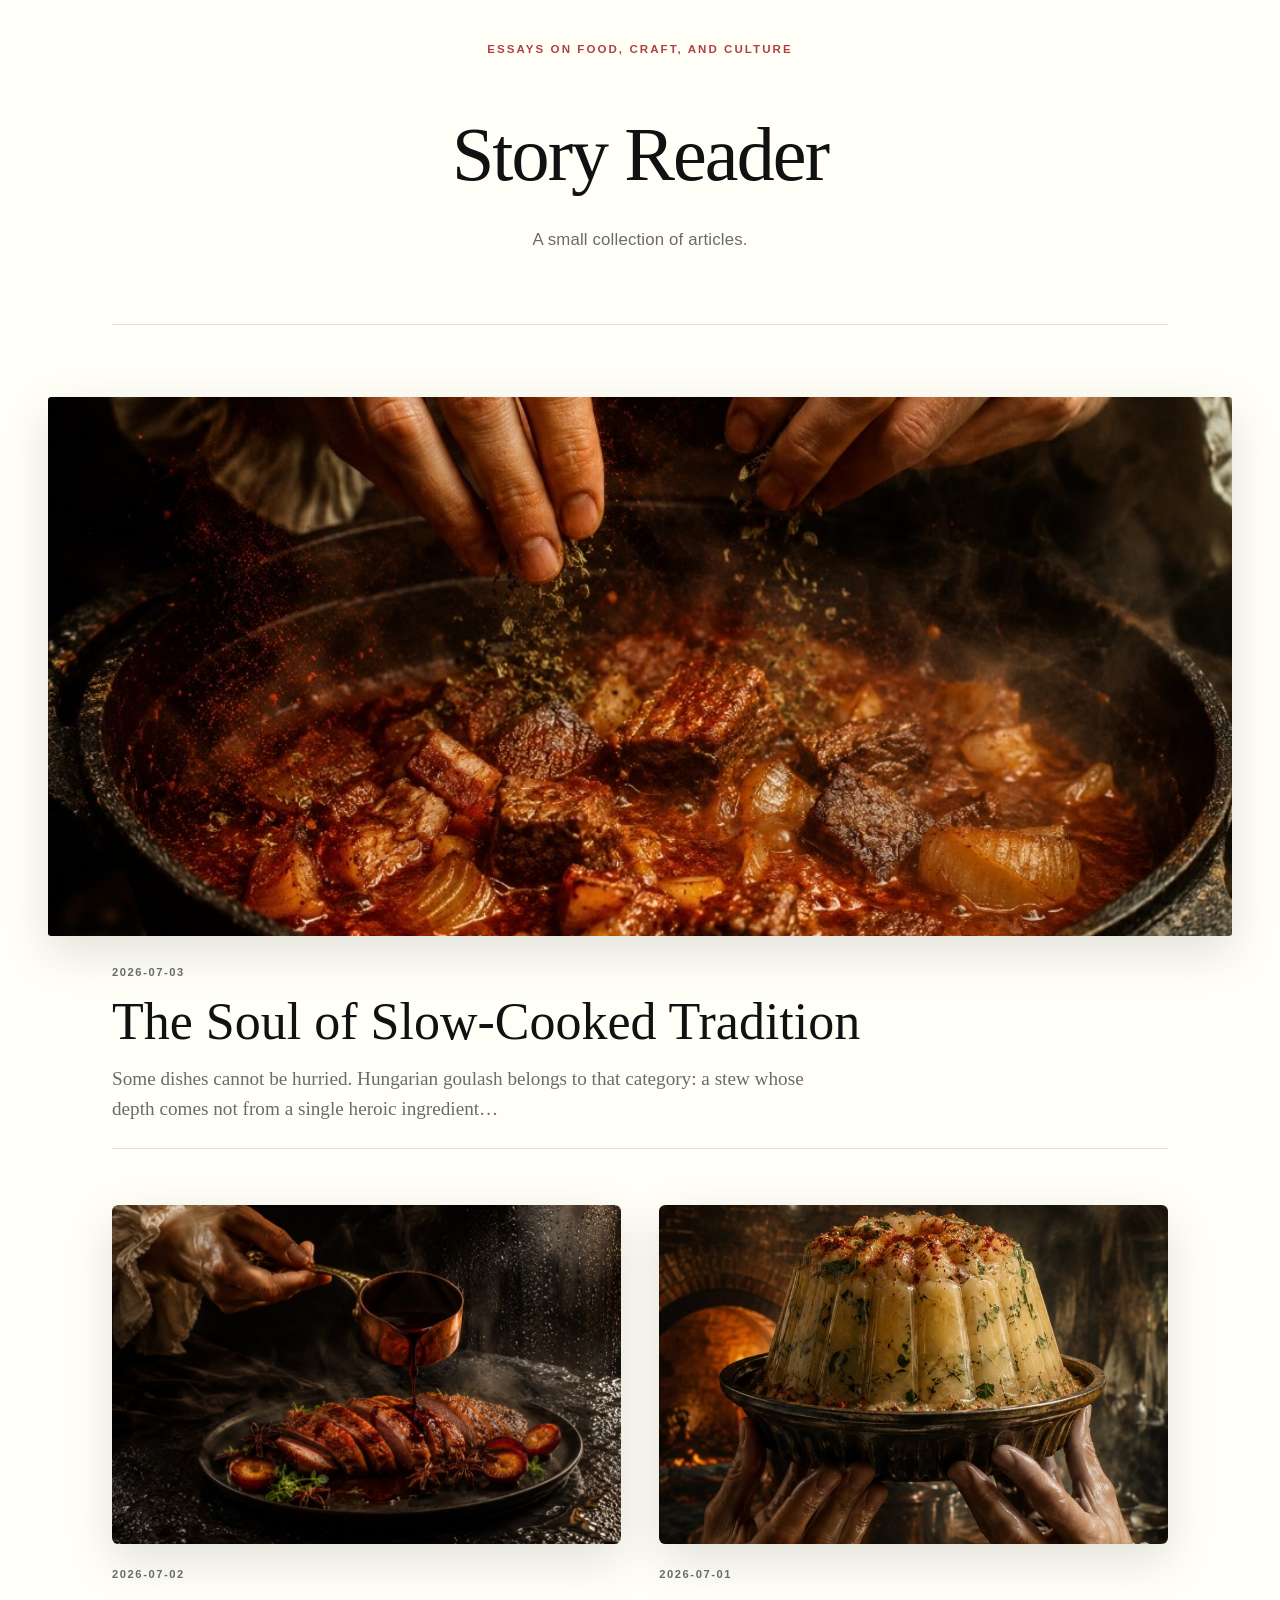
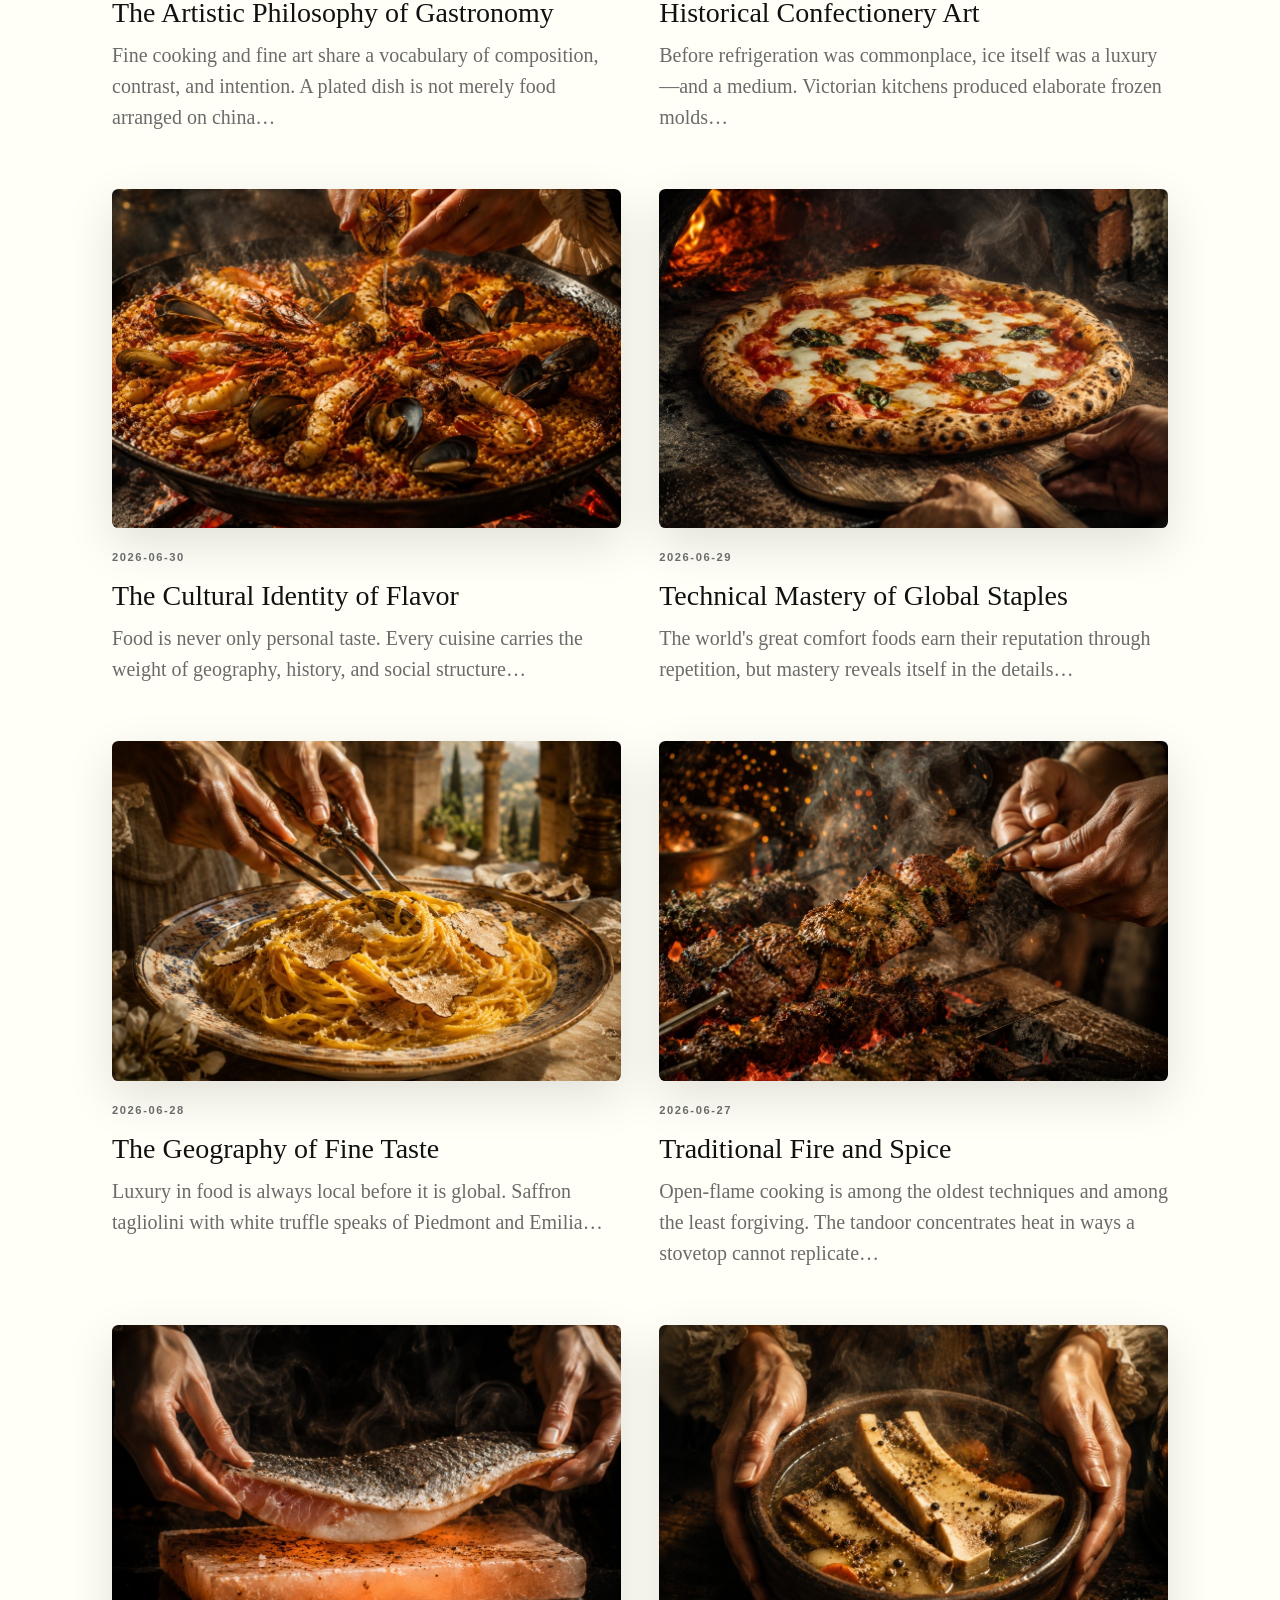
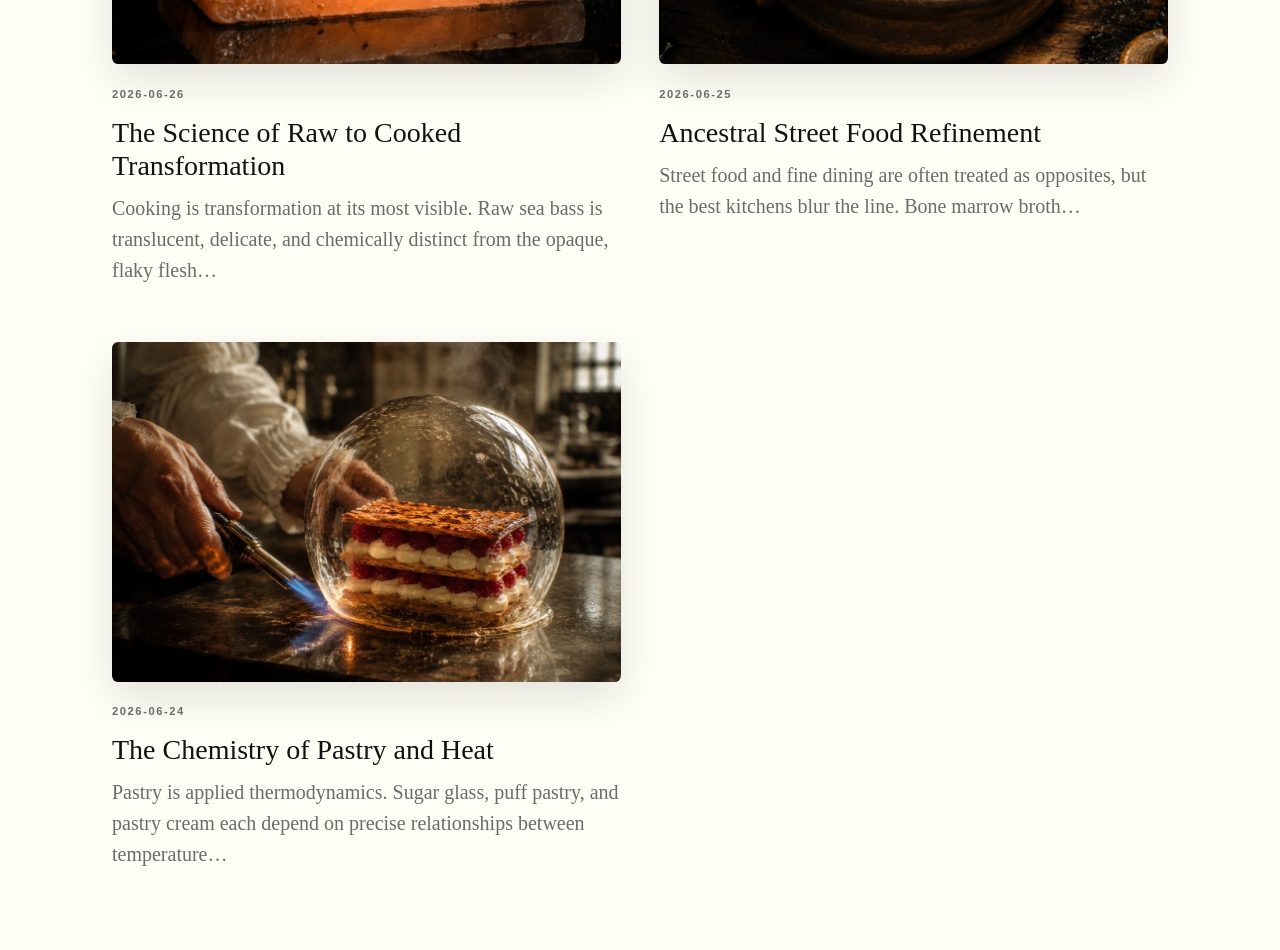
<file: index.html>
<!DOCTYPE html>
<html lang="en">
<head>
  <meta charset="UTF-8">
  <meta name="viewport" content="width=device-width, initial-scale=1.0">
  <title>Story Reader</title>
  <script>
    try {
      var prefs = JSON.parse(localStorage.getItem('story-reader-prefs') || '{}');
      if (prefs.theme) document.documentElement.dataset.theme = prefs.theme;
    } catch (e) {}
  </script>
  <link rel="stylesheet" href="css/style.css">
</head>
<body class="index-page">
  <header class="site-header site-header--index">
    <p class="site-kicker">Essays on food, craft, and culture</p>
    <h1>Story Reader</h1>
    <p class="tagline">A small collection of articles.</p>
  </header>

  <main>
    <ul class="article-list">
      <li>
        <a href="articles/the-soul-of-slow-cooked-tradition.html" class="article-card">
          <span class="article-thumb-wrap"></span>
          <span class="article-card-body">
            <span class="article-title">The Soul of Slow-Cooked Tradition</span>
            <span class="excerpt">Some dishes cannot be hurried. Hungarian goulash belongs to that category: a stew whose depth comes not from a single heroic ingredient&hellip;</span>
            <span class="meta">2026-07-03</span>
          </span>
        </a>
      </li>
      <li>
        <a href="articles/the-artistic-philosophy-of-gastronomy.html" class="article-card">
          <span class="article-thumb-wrap"></span>
          <span class="article-card-body">
            <span class="article-title">The Artistic Philosophy of Gastronomy</span>
            <span class="excerpt">Fine cooking and fine art share a vocabulary of composition, contrast, and intention. A plated dish is not merely food arranged on china&hellip;</span>
            <span class="meta">2026-07-02</span>
          </span>
        </a>
      </li>
      <li>
        <a href="articles/historical-confectionery-art.html" class="article-card">
          <span class="article-thumb-wrap"></span>
          <span class="article-card-body">
            <span class="article-title">Historical Confectionery Art</span>
            <span class="excerpt">Before refrigeration was commonplace, ice itself was a luxury—and a medium. Victorian kitchens produced elaborate frozen molds&hellip;</span>
            <span class="meta">2026-07-01</span>
          </span>
        </a>
      </li>
      <li>
        <a href="articles/the-cultural-identity-of-flavor.html" class="article-card">
          <span class="article-thumb-wrap"></span>
          <span class="article-card-body">
            <span class="article-title">The Cultural Identity of Flavor</span>
            <span class="excerpt">Food is never only personal taste. Every cuisine carries the weight of geography, history, and social structure&hellip;</span>
            <span class="meta">2026-06-30</span>
          </span>
        </a>
      </li>
      <li>
        <a href="articles/technical-mastery-of-global-staples.html" class="article-card">
          <span class="article-thumb-wrap"></span>
          <span class="article-card-body">
            <span class="article-title">Technical Mastery of Global Staples</span>
            <span class="excerpt">The world's great comfort foods earn their reputation through repetition, but mastery reveals itself in the details&hellip;</span>
            <span class="meta">2026-06-29</span>
          </span>
        </a>
      </li>
      <li>
        <a href="articles/the-geography-of-fine-taste.html" class="article-card">
          <span class="article-thumb-wrap"></span>
          <span class="article-card-body">
            <span class="article-title">The Geography of Fine Taste</span>
            <span class="excerpt">Luxury in food is always local before it is global. Saffron tagliolini with white truffle speaks of Piedmont and Emilia&hellip;</span>
            <span class="meta">2026-06-28</span>
          </span>
        </a>
      </li>
      <li>
        <a href="articles/traditional-fire-and-spice.html" class="article-card">
          <span class="article-thumb-wrap"></span>
          <span class="article-card-body">
            <span class="article-title">Traditional Fire and Spice</span>
            <span class="excerpt">Open-flame cooking is among the oldest techniques and among the least forgiving. The tandoor concentrates heat in ways a stovetop cannot replicate&hellip;</span>
            <span class="meta">2026-06-27</span>
          </span>
        </a>
      </li>
      <li>
        <a href="articles/the-science-of-raw-to-cooked-transformation.html" class="article-card">
          <span class="article-thumb-wrap"></span>
          <span class="article-card-body">
            <span class="article-title">The Science of Raw to Cooked Transformation</span>
            <span class="excerpt">Cooking is transformation at its most visible. Raw sea bass is translucent, delicate, and chemically distinct from the opaque, flaky flesh&hellip;</span>
            <span class="meta">2026-06-26</span>
          </span>
        </a>
      </li>
      <li>
        <a href="articles/ancestral-street-food-refinement.html" class="article-card">
          <span class="article-thumb-wrap"></span>
          <span class="article-card-body">
            <span class="article-title">Ancestral Street Food Refinement</span>
            <span class="excerpt">Street food and fine dining are often treated as opposites, but the best kitchens blur the line. Bone marrow broth&hellip;</span>
            <span class="meta">2026-06-25</span>
          </span>
        </a>
      </li>
      <li>
        <a href="articles/the-chemistry-of-pastry-and-heat.html" class="article-card">
          <span class="article-thumb-wrap"></span>
          <span class="article-card-body">
            <span class="article-title">The Chemistry of Pastry and Heat</span>
            <span class="excerpt">Pastry is applied thermodynamics. Sugar glass, puff pastry, and pastry cream each depend on precise relationships between temperature&hellip;</span>
            <span class="meta">2026-06-24</span>
          </span>
        </a>
      </li>
    </ul>
  </main>
  <script src="js/index.js" defer></script>
</body>
</html>
</file>
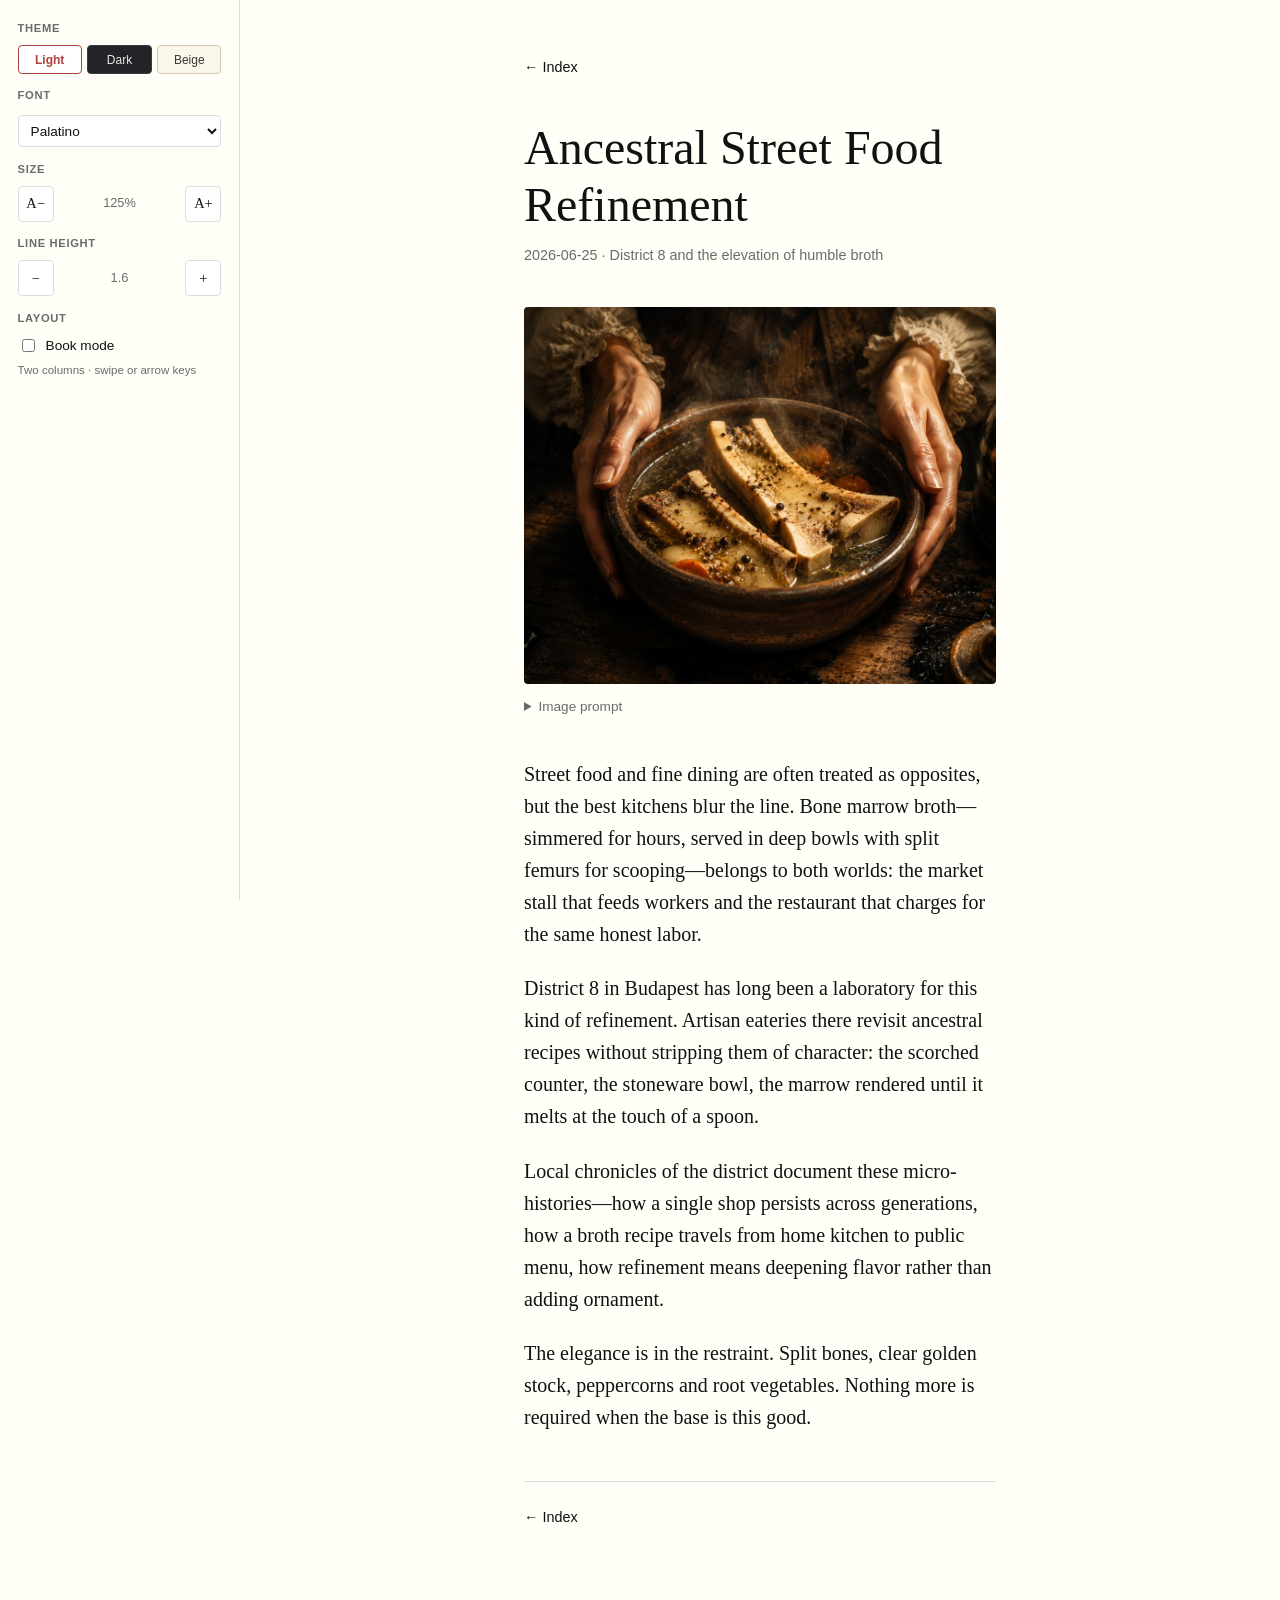
<file: articles/ancestral-street-food-refinement.html>
<!DOCTYPE html>
<html lang="en">
<head>
  <meta charset="UTF-8">
  <meta name="viewport" content="width=device-width, initial-scale=1.0">
  <title>Ancestral Street Food Refinement · Story Reader</title>
  <link rel="stylesheet" href="../css/style.css">
</head>
<body>
  <article>
    <nav class="back-link"><a href="../index.html">&larr; Index</a></nav>

    <header>
      <h1>Ancestral Street Food Refinement</h1>
      <p class="byline">2026-06-25 &middot; District 8 and the elevation of humble broth</p>
    </header>

    <figure class="article-art" data-image-slug="ancestral-street-food-refinement">
      <p class="article-art-prompt">A deep bowl of rustic, slow-simmered bone marrow broth served on a scorched wooden counter. The scene is uncomfortably hot, with thick steam condensing on nearby surfaces and ambient heat distortion hanging above the bowl. Two hands with long, elegant, aristocratic fingers modeled after late-Renaissance Baroque portraiture subtly clasp the sides of the hot stoneware bowl. The dish highlights giant, split beef femur bones with bubbling, unctuous marrow melting into a clear, golden broth rich with peppercorns and root vegetables.</p>
    </figure>

    <p>Street food and fine dining are often treated as opposites, but the best kitchens blur the line. Bone marrow broth—simmered for hours, served in deep bowls with split femurs for scooping—belongs to both worlds: the market stall that feeds workers and the restaurant that charges for the same honest labor.</p>

    <p>District 8 in Budapest has long been a laboratory for this kind of refinement. Artisan eateries there revisit ancestral recipes without stripping them of character: the scorched counter, the stoneware bowl, the marrow rendered until it melts at the touch of a spoon.</p>

    <p>Local chronicles of the district document these micro-histories—how a single shop persists across generations, how a broth recipe travels from home kitchen to public menu, how refinement means deepening flavor rather than adding ornament.</p>

    <p>The elegance is in the restraint. Split bones, clear golden stock, peppercorns and root vegetables. Nothing more is required when the base is this good.</p>

    <nav class="back-link"><a href="../index.html">&larr; Index</a></nav>
  </article>
  <script src="../js/reader.js" defer></script>
</body>
</html>
</file>
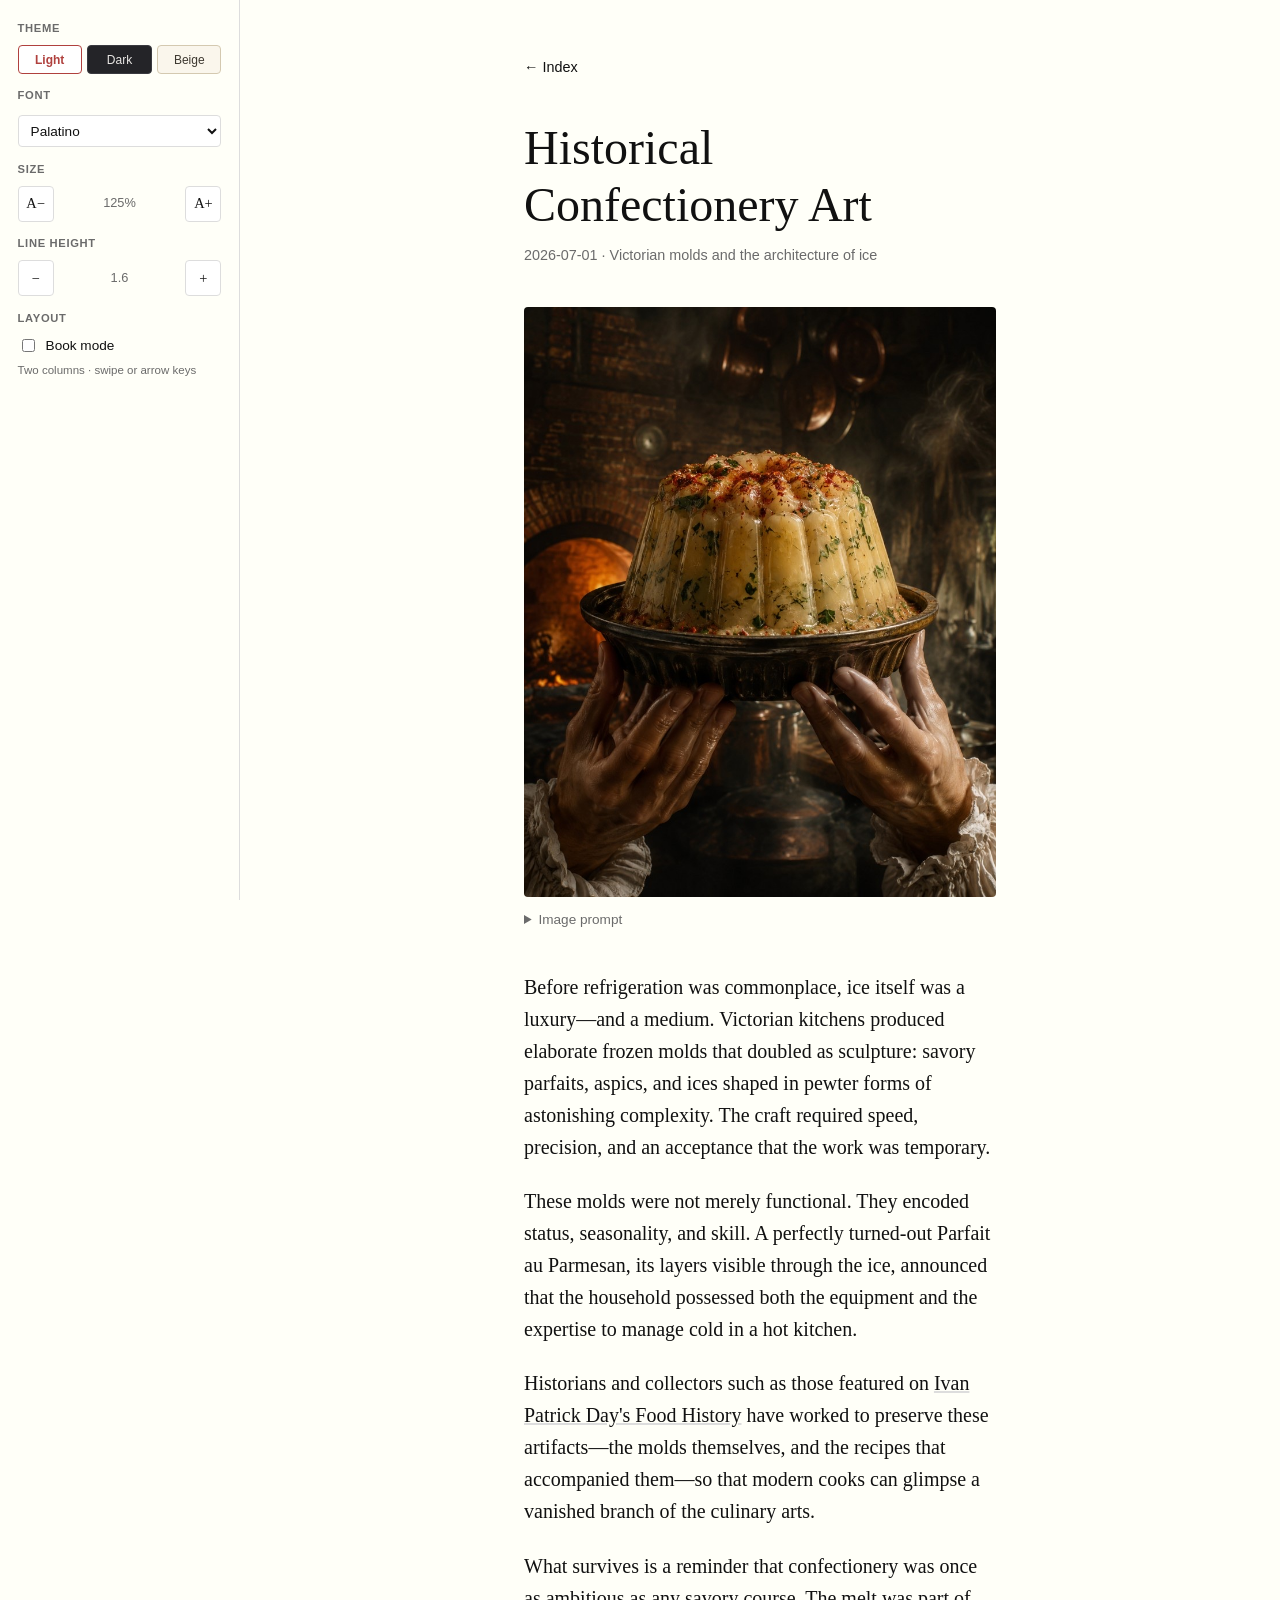
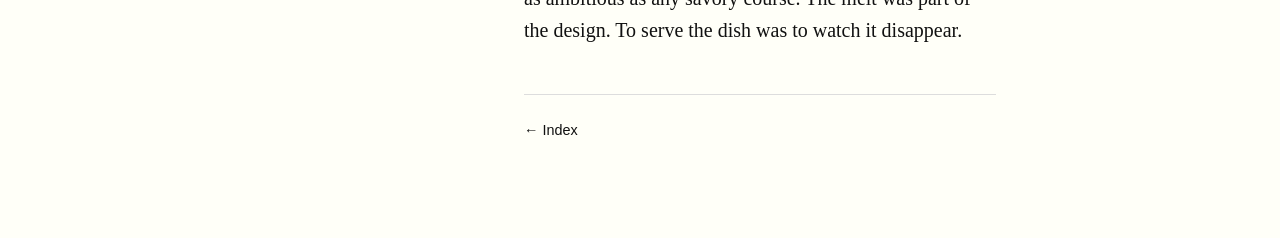
<file: articles/historical-confectionery-art.html>
<!DOCTYPE html>
<html lang="en">
<head>
  <meta charset="UTF-8">
  <meta name="viewport" content="width=device-width, initial-scale=1.0">
  <title>Historical Confectionery Art · Story Reader</title>
  <link rel="stylesheet" href="../css/style.css">
</head>
<body>
  <article>
    <nav class="back-link"><a href="../index.html">&larr; Index</a></nav>

    <header>
      <h1>Historical Confectionery Art</h1>
      <p class="byline">2026-07-01 &middot; Victorian molds and the architecture of ice</p>
    </header>

    <figure class="article-art" data-image-slug="historical-confectionery-art">
      <p class="article-art-prompt">A stunning, intricate Victorian-style savory ice mold—a Parfait au Parmesan—set against a humid, steam-filled traditional brick kitchen. The air is visibly hot, causing the frozen structure to glaze over with a fine sheen of rapid melting. Two hands with theatrical, expressive Baroque postures—featuring hyper-detailed finger joints and stark, dramatic highlights—are positioned at the bottom of the frame, lightly balancing the heavy pewter mold. The ice itself is perfectly formed, showcasing pale golden layers embedded with vibrant green specks of chopped parsley and a dusting of brilliant red coralline pepper.</p>
    </figure>

    <p>Before refrigeration was commonplace, ice itself was a luxury—and a medium. Victorian kitchens produced elaborate frozen molds that doubled as sculpture: savory parfaits, aspics, and ices shaped in pewter forms of astonishing complexity. The craft required speed, precision, and an acceptance that the work was temporary.</p>

    <p>These molds were not merely functional. They encoded status, seasonality, and skill. A perfectly turned-out Parfait au Parmesan, its layers visible through the ice, announced that the household possessed both the equipment and the expertise to manage cold in a hot kitchen.</p>

    <p>Historians and collectors such as those featured on <a href="https://www.instagram.com/ivanpatrickday/">Ivan Patrick Day's Food History</a> have worked to preserve these artifacts—the molds themselves, and the recipes that accompanied them—so that modern cooks can glimpse a vanished branch of the culinary arts.</p>

    <p>What survives is a reminder that confectionery was once as ambitious as any savory course. The melt was part of the design. To serve the dish was to watch it disappear.</p>

    <nav class="back-link"><a href="../index.html">&larr; Index</a></nav>
  </article>
  <script src="../js/reader.js" defer></script>
</body>
</html>
</file>
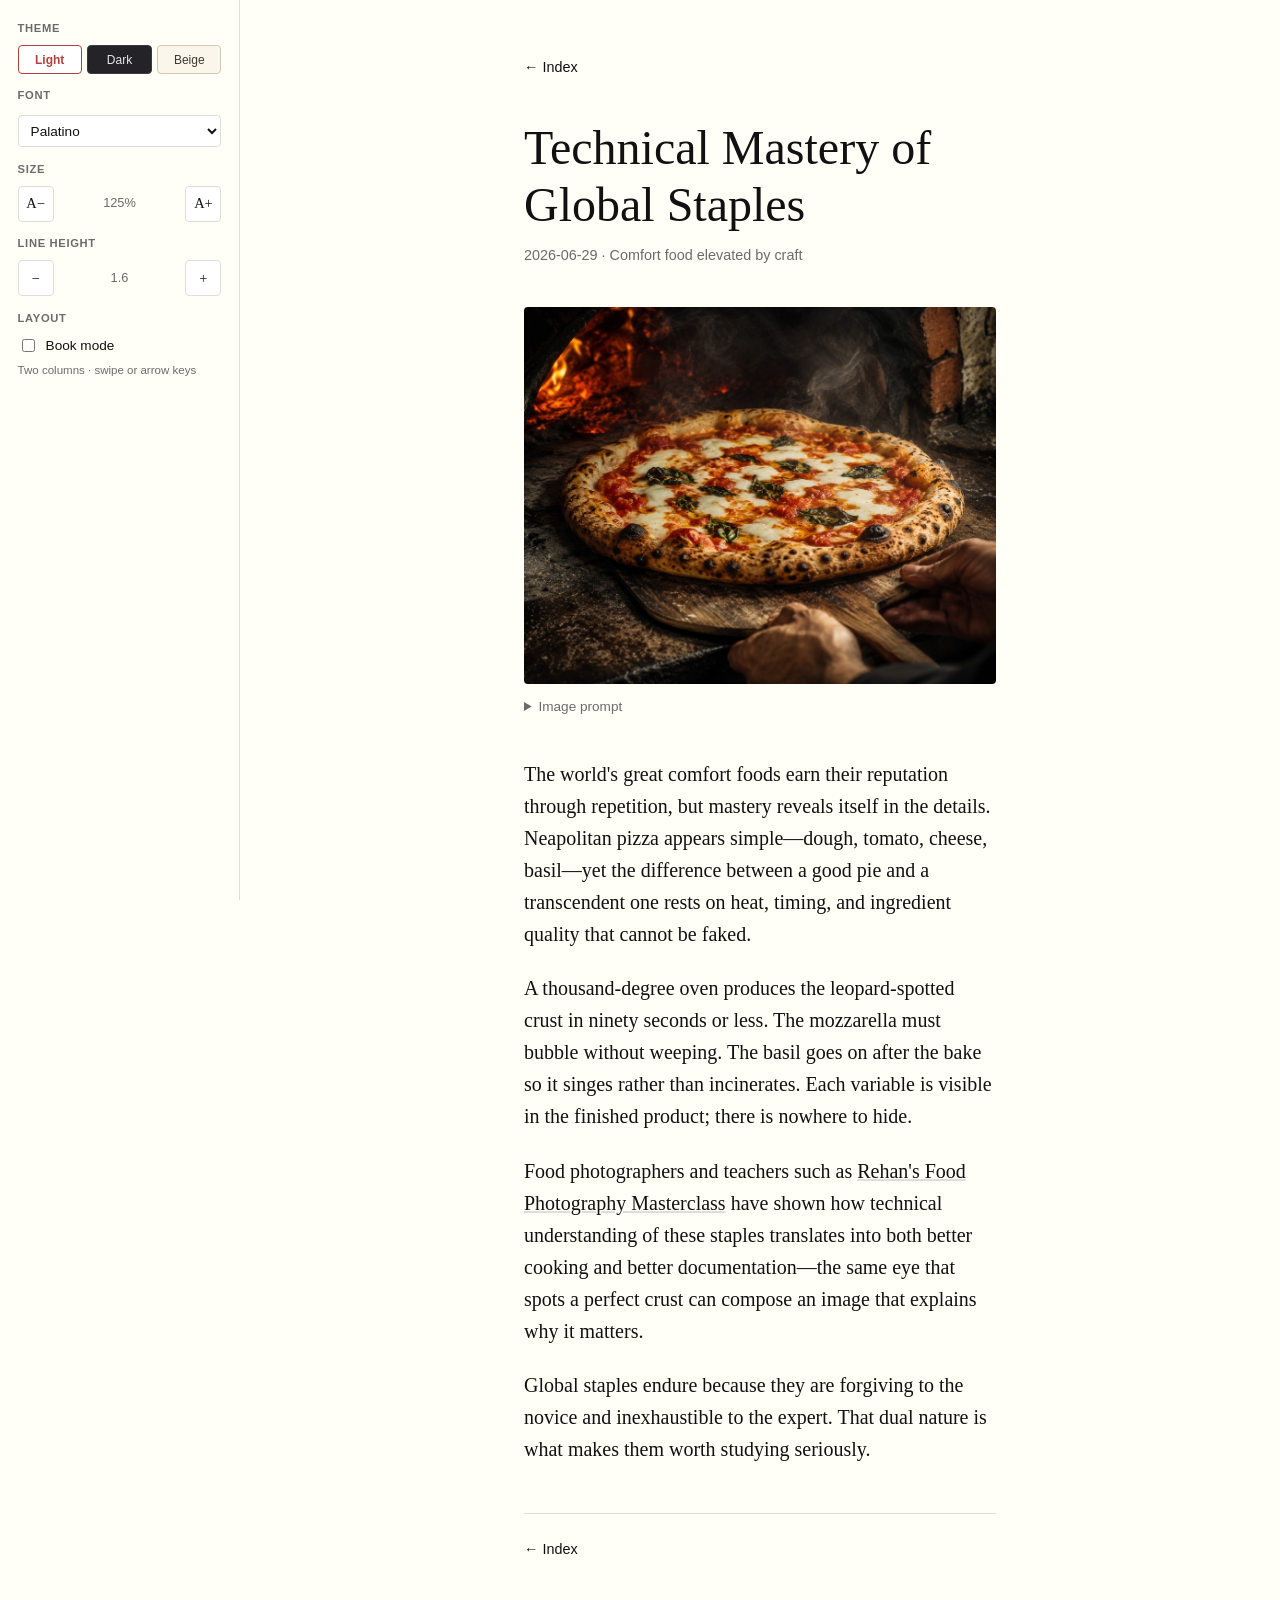
<file: articles/technical-mastery-of-global-staples.html>
<!DOCTYPE html>
<html lang="en">
<head>
  <meta charset="UTF-8">
  <meta name="viewport" content="width=device-width, initial-scale=1.0">
  <title>Technical Mastery of Global Staples · Story Reader</title>
  <link rel="stylesheet" href="../css/style.css">
</head>
<body>
  <article>
    <nav class="back-link"><a href="../index.html">&larr; Index</a></nav>

    <header>
      <h1>Technical Mastery of Global Staples</h1>
      <p class="byline">2026-06-29 &middot; Comfort food elevated by craft</p>
    </header>

    <figure class="article-art" data-image-slug="technical-mastery-of-global-staples">
      <p class="article-art-prompt">An ultra-realistic portrait of an authentic wood-fired Neapolitan pizza, fresh out of a thousand-degree stone oven. Smoke and aggressive waves of dry heat radiate off the blistered, leopard-spotted crust, warping the surrounding air. In a subtle Baroque styling, two strong hands with deep, stark shadows across the knuckles stretch into the lower corner, carefully sliding a rustic wooden peel underneath the pie. The ingredients are perfectly spotlighted: molten puddles of white water-buffalo mozzarella bubbling fiercely, pools of vibrant San Marzano tomato oil, and singed, fragrant basil leaves.</p>
    </figure>

    <p>The world's great comfort foods earn their reputation through repetition, but mastery reveals itself in the details. Neapolitan pizza appears simple—dough, tomato, cheese, basil—yet the difference between a good pie and a transcendent one rests on heat, timing, and ingredient quality that cannot be faked.</p>

    <p>A thousand-degree oven produces the leopard-spotted crust in ninety seconds or less. The mozzarella must bubble without weeping. The basil goes on after the bake so it singes rather than incinerates. Each variable is visible in the finished product; there is nowhere to hide.</p>

    <p>Food photographers and teachers such as <a href="https://www.facebook.com/rehan33/posts/prompt-based-on-my-uploaded-photo-generate-an-image-with-top-down-food-parody-ph/10241541174285905/">Rehan's Food Photography Masterclass</a> have shown how technical understanding of these staples translates into both better cooking and better documentation—the same eye that spots a perfect crust can compose an image that explains why it matters.</p>

    <p>Global staples endure because they are forgiving to the novice and inexhaustible to the expert. That dual nature is what makes them worth studying seriously.</p>

    <nav class="back-link"><a href="../index.html">&larr; Index</a></nav>
  </article>
  <script src="../js/reader.js" defer></script>
</body>
</html>
</file>
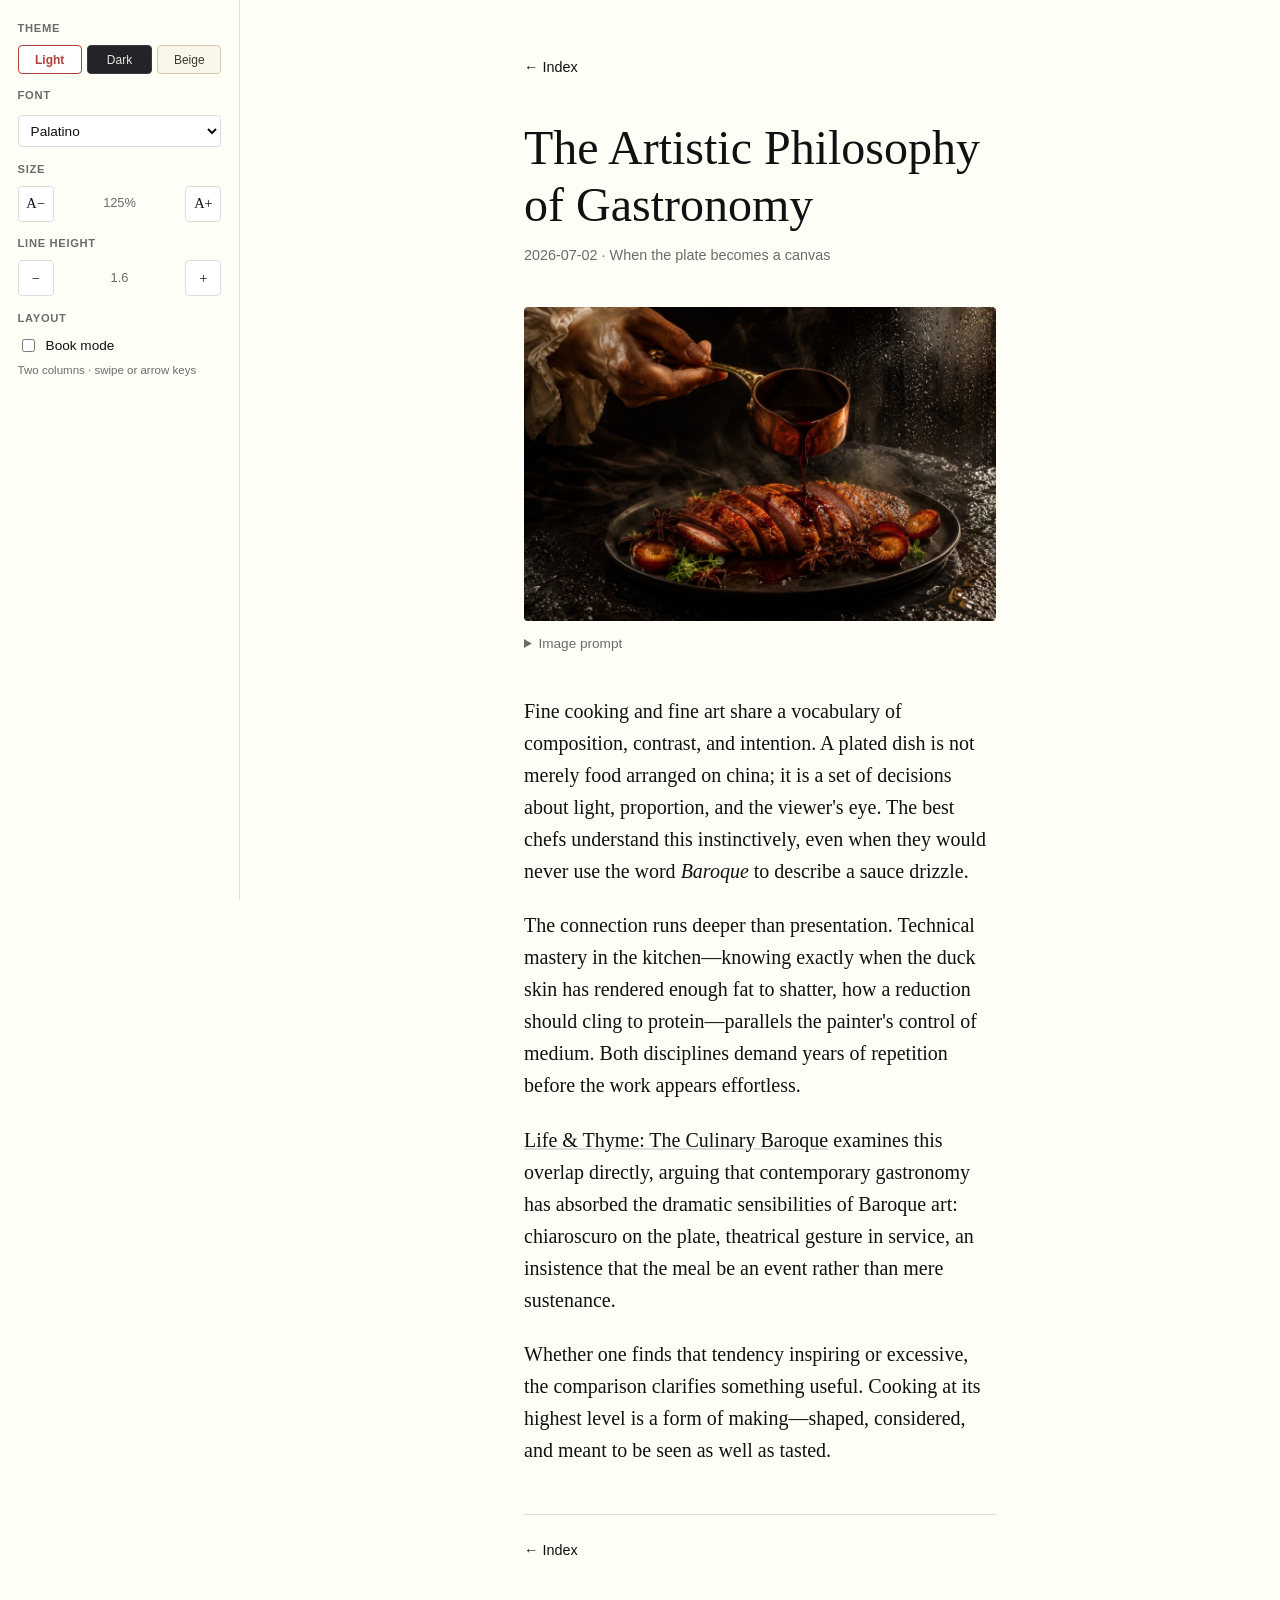
<file: articles/the-artistic-philosophy-of-gastronomy.html>
<!DOCTYPE html>
<html lang="en">
<head>
  <meta charset="UTF-8">
  <meta name="viewport" content="width=device-width, initial-scale=1.0">
  <title>The Artistic Philosophy of Gastronomy · Story Reader</title>
  <link rel="stylesheet" href="../css/style.css">
</head>
<body>
  <article>
    <nav class="back-link"><a href="../index.html">&larr; Index</a></nav>

    <header>
      <h1>The Artistic Philosophy of Gastronomy</h1>
      <p class="byline">2026-07-02 &middot; When the plate becomes a canvas</p>
    </header>

    <figure class="article-art" data-image-slug="the-artistic-philosophy-of-gastronomy">
      <p class="article-art-prompt">A dramatic, dark-toned culinary composition featuring a pristine, modern plated dish of roasted duck breast with an glossy, viscous dark plum reduction. The ambient environment is sweltering, with sweat-like condensation beads gleaming on a dark slate surface and soft heat ripples distorting the background air. From the side, a single, highly stylized Baroque hand with delicate, expressive fingers and theatrical, high-contrast Caravaggio-style lighting slowly drizzles a ribbon of sauce from a copper saucier. The duck skin is perfectly rendered—shattered, golden-brown, and glistening with rendered fat alongside fresh star anise.</p>
    </figure>

    <p>Fine cooking and fine art share a vocabulary of composition, contrast, and intention. A plated dish is not merely food arranged on china; it is a set of decisions about light, proportion, and the viewer's eye. The best chefs understand this instinctively, even when they would never use the word <em>Baroque</em> to describe a sauce drizzle.</p>

    <p>The connection runs deeper than presentation. Technical mastery in the kitchen—knowing exactly when the duck skin has rendered enough fat to shatter, how a reduction should cling to protein—parallels the painter's control of medium. Both disciplines demand years of repetition before the work appears effortless.</p>

    <p><a href="https://lifeandthyme.com/food/the-culinary-baroque/">Life &amp; Thyme: The Culinary Baroque</a> examines this overlap directly, arguing that contemporary gastronomy has absorbed the dramatic sensibilities of Baroque art: chiaroscuro on the plate, theatrical gesture in service, an insistence that the meal be an event rather than mere sustenance.</p>

    <p>Whether one finds that tendency inspiring or excessive, the comparison clarifies something useful. Cooking at its highest level is a form of making—shaped, considered, and meant to be seen as well as tasted.</p>

    <nav class="back-link"><a href="../index.html">&larr; Index</a></nav>
  </article>
  <script src="../js/reader.js" defer></script>
</body>
</html>
</file>
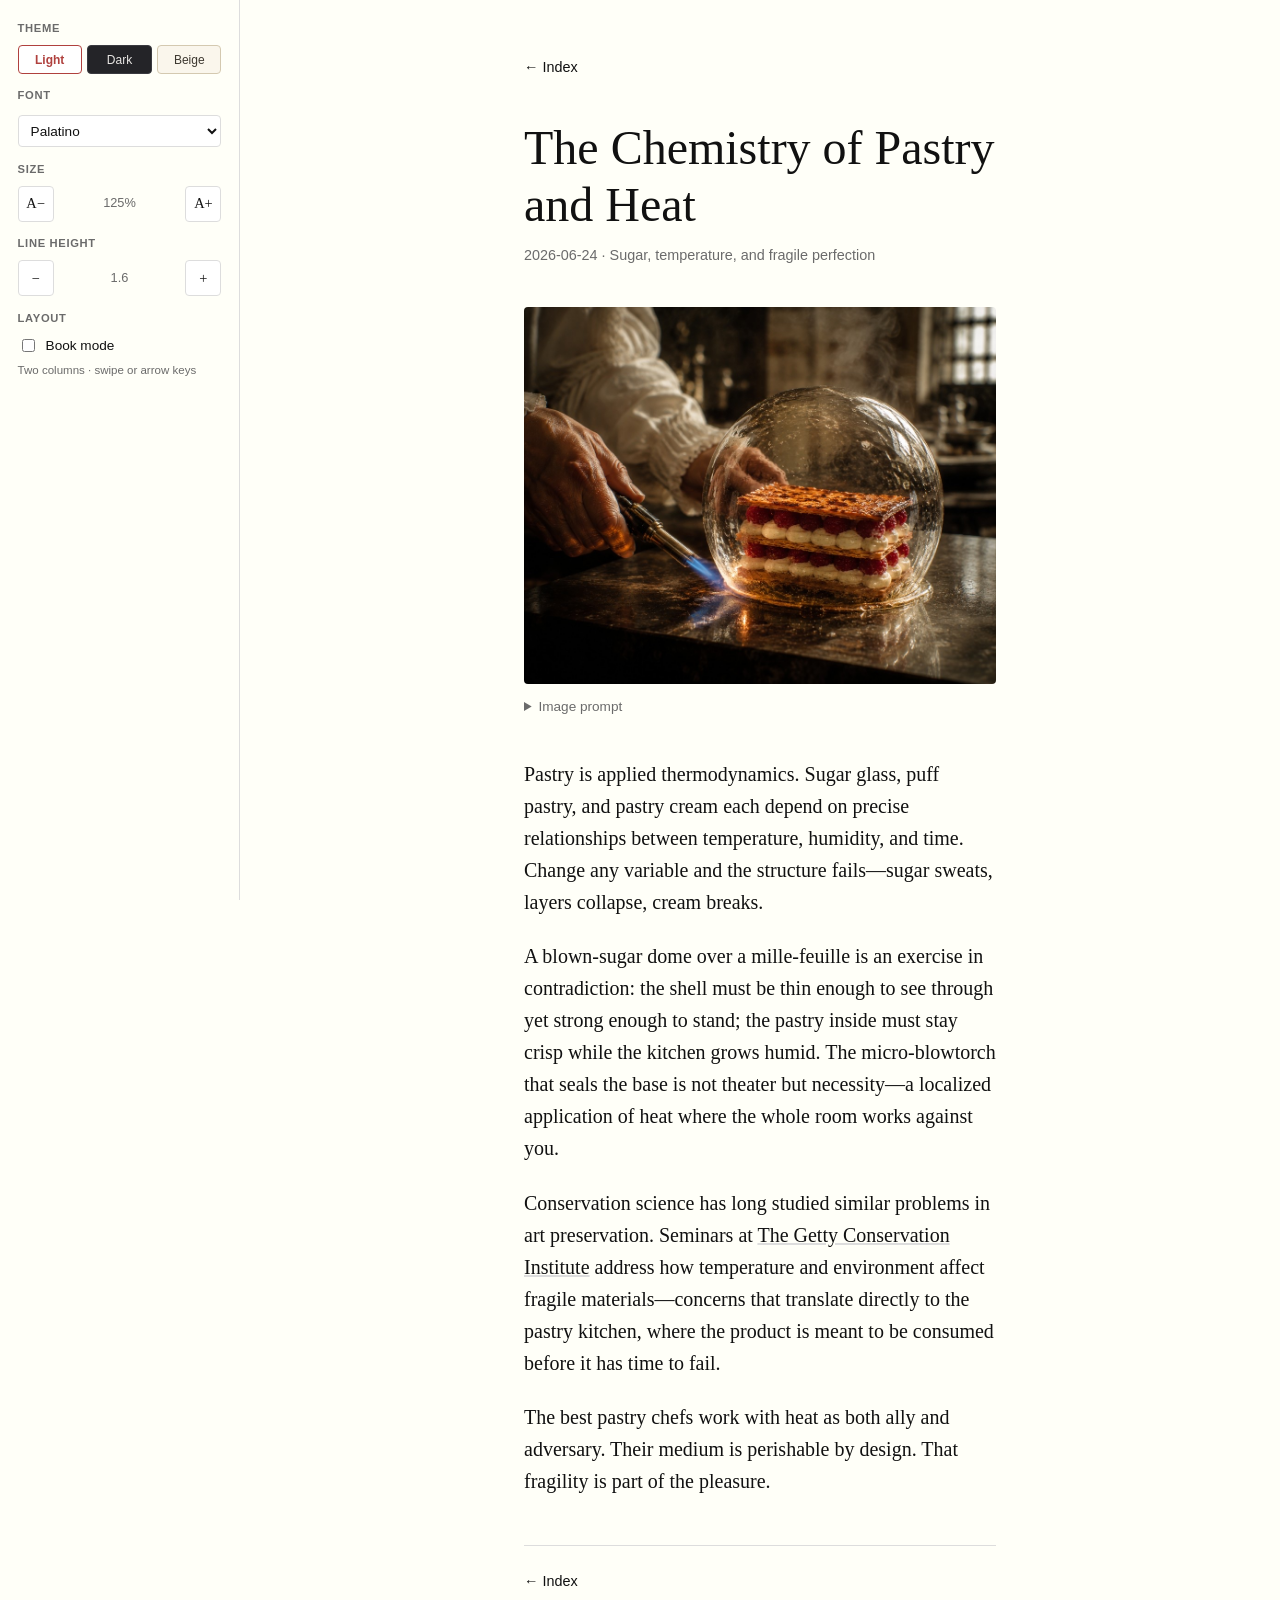
<file: articles/the-chemistry-of-pastry-and-heat.html>
<!DOCTYPE html>
<html lang="en">
<head>
  <meta charset="UTF-8">
  <meta name="viewport" content="width=device-width, initial-scale=1.0">
  <title>The Chemistry of Pastry and Heat · Story Reader</title>
  <link rel="stylesheet" href="../css/style.css">
</head>
<body>
  <article>
    <nav class="back-link"><a href="../index.html">&larr; Index</a></nav>

    <header>
      <h1>The Chemistry of Pastry and Heat</h1>
      <p class="byline">2026-06-24 &middot; Sugar, temperature, and fragile perfection</p>
    </header>

    <figure class="article-art" data-image-slug="the-chemistry-of-pastry-and-heat">
      <p class="article-art-prompt">A fragile, high-end sugar-glass sphere dome enclosing a single wild berry mille-feuille, resting inside a pastry kitchen suffering from extreme tropical heat. The hot air is heavy, causing the delicate blown-sugar shell to slowly sweat and warp. Slightly entering from the frame's left side, a pastry chef's hands, drawn with the dark, heavy contours and dramatic emotional weight of a Baroque painting, carefully use a micro-blowtorch to seal the base. The dessert inside is perfectly visible: crisp, caramelized puff pastry sheets layered with rich vanilla bean pastry cream and bright, tart raspberries.</p>
    </figure>

    <p>Pastry is applied thermodynamics. Sugar glass, puff pastry, and pastry cream each depend on precise relationships between temperature, humidity, and time. Change any variable and the structure fails—sugar sweats, layers collapse, cream breaks.</p>

    <p>A blown-sugar dome over a mille-feuille is an exercise in contradiction: the shell must be thin enough to see through yet strong enough to stand; the pastry inside must stay crisp while the kitchen grows humid. The micro-blowtorch that seals the base is not theater but necessity—a localized application of heat where the whole room works against you.</p>

    <p>Conservation science has long studied similar problems in art preservation. Seminars at <a href="https://www.getty.edu/publications/resources/virtuallibrary/0892365013.pdf">The Getty Conservation Institute</a> address how temperature and environment affect fragile materials—concerns that translate directly to the pastry kitchen, where the product is meant to be consumed before it has time to fail.</p>

    <p>The best pastry chefs work with heat as both ally and adversary. Their medium is perishable by design. That fragility is part of the pleasure.</p>

    <nav class="back-link"><a href="../index.html">&larr; Index</a></nav>
  </article>
  <script src="../js/reader.js" defer></script>
</body>
</html>
</file>
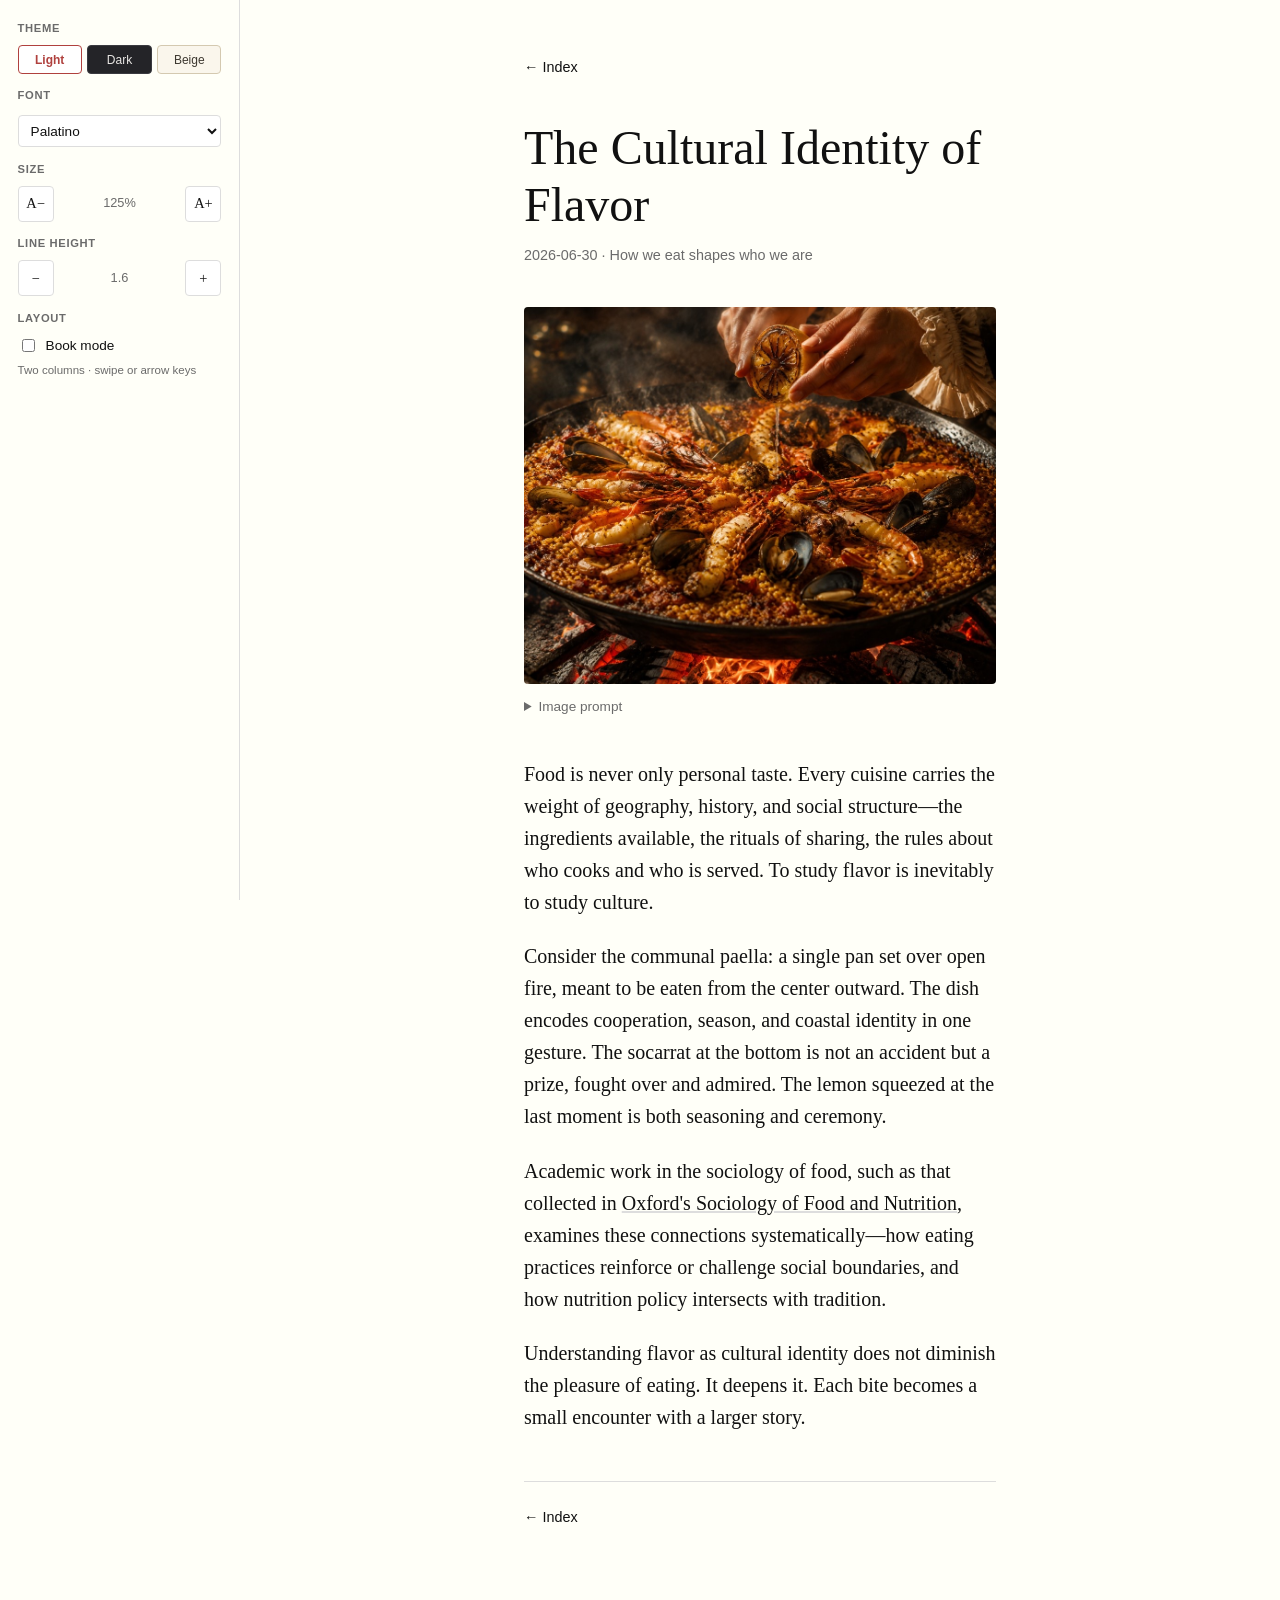
<file: articles/the-cultural-identity-of-flavor.html>
<!DOCTYPE html>
<html lang="en">
<head>
  <meta charset="UTF-8">
  <meta name="viewport" content="width=device-width, initial-scale=1.0">
  <title>The Cultural Identity of Flavor · Story Reader</title>
  <link rel="stylesheet" href="../css/style.css">
</head>
<body>
  <article>
    <nav class="back-link"><a href="../index.html">&larr; Index</a></nav>

    <header>
      <h1>The Cultural Identity of Flavor</h1>
      <p class="byline">2026-06-30 &middot; How we eat shapes who we are</p>
    </header>

    <figure class="article-art" data-image-slug="the-cultural-identity-of-flavor">
      <p class="article-art-prompt">A macro food photograph of a traditional, communal seafood paella resting over open coals. The entire environment glows with intense radiant heat; shimmering thermal currents waft up from the pan, making the background blurry and sweltering. Enters slightly into the frame are two finely manicured, slender hands styled in an early European Baroque painting technique, gracefully twisting a charred lemon half over the center. The dish is an explosion of its core ingredients: plump, saffron-stained bomba rice grains, heavily caramelized bottom crust (socarrat), split jumbo prawns, and open mussels glistening with sea broth.</p>
    </figure>

    <p>Food is never only personal taste. Every cuisine carries the weight of geography, history, and social structure—the ingredients available, the rituals of sharing, the rules about who cooks and who is served. To study flavor is inevitably to study culture.</p>

    <p>Consider the communal paella: a single pan set over open fire, meant to be eaten from the center outward. The dish encodes cooperation, season, and coastal identity in one gesture. The socarrat at the bottom is not an accident but a prize, fought over and admired. The lemon squeezed at the last moment is both seasoning and ceremony.</p>

    <p>Academic work in the sociology of food, such as that collected in <a href="https://repository.stikespersadanabire.ac.id/assets/upload/files/docs_1674192666.pdf">Oxford's Sociology of Food and Nutrition</a>, examines these connections systematically—how eating practices reinforce or challenge social boundaries, and how nutrition policy intersects with tradition.</p>

    <p>Understanding flavor as cultural identity does not diminish the pleasure of eating. It deepens it. Each bite becomes a small encounter with a larger story.</p>

    <nav class="back-link"><a href="../index.html">&larr; Index</a></nav>
  </article>
  <script src="../js/reader.js" defer></script>
</body>
</html>
</file>
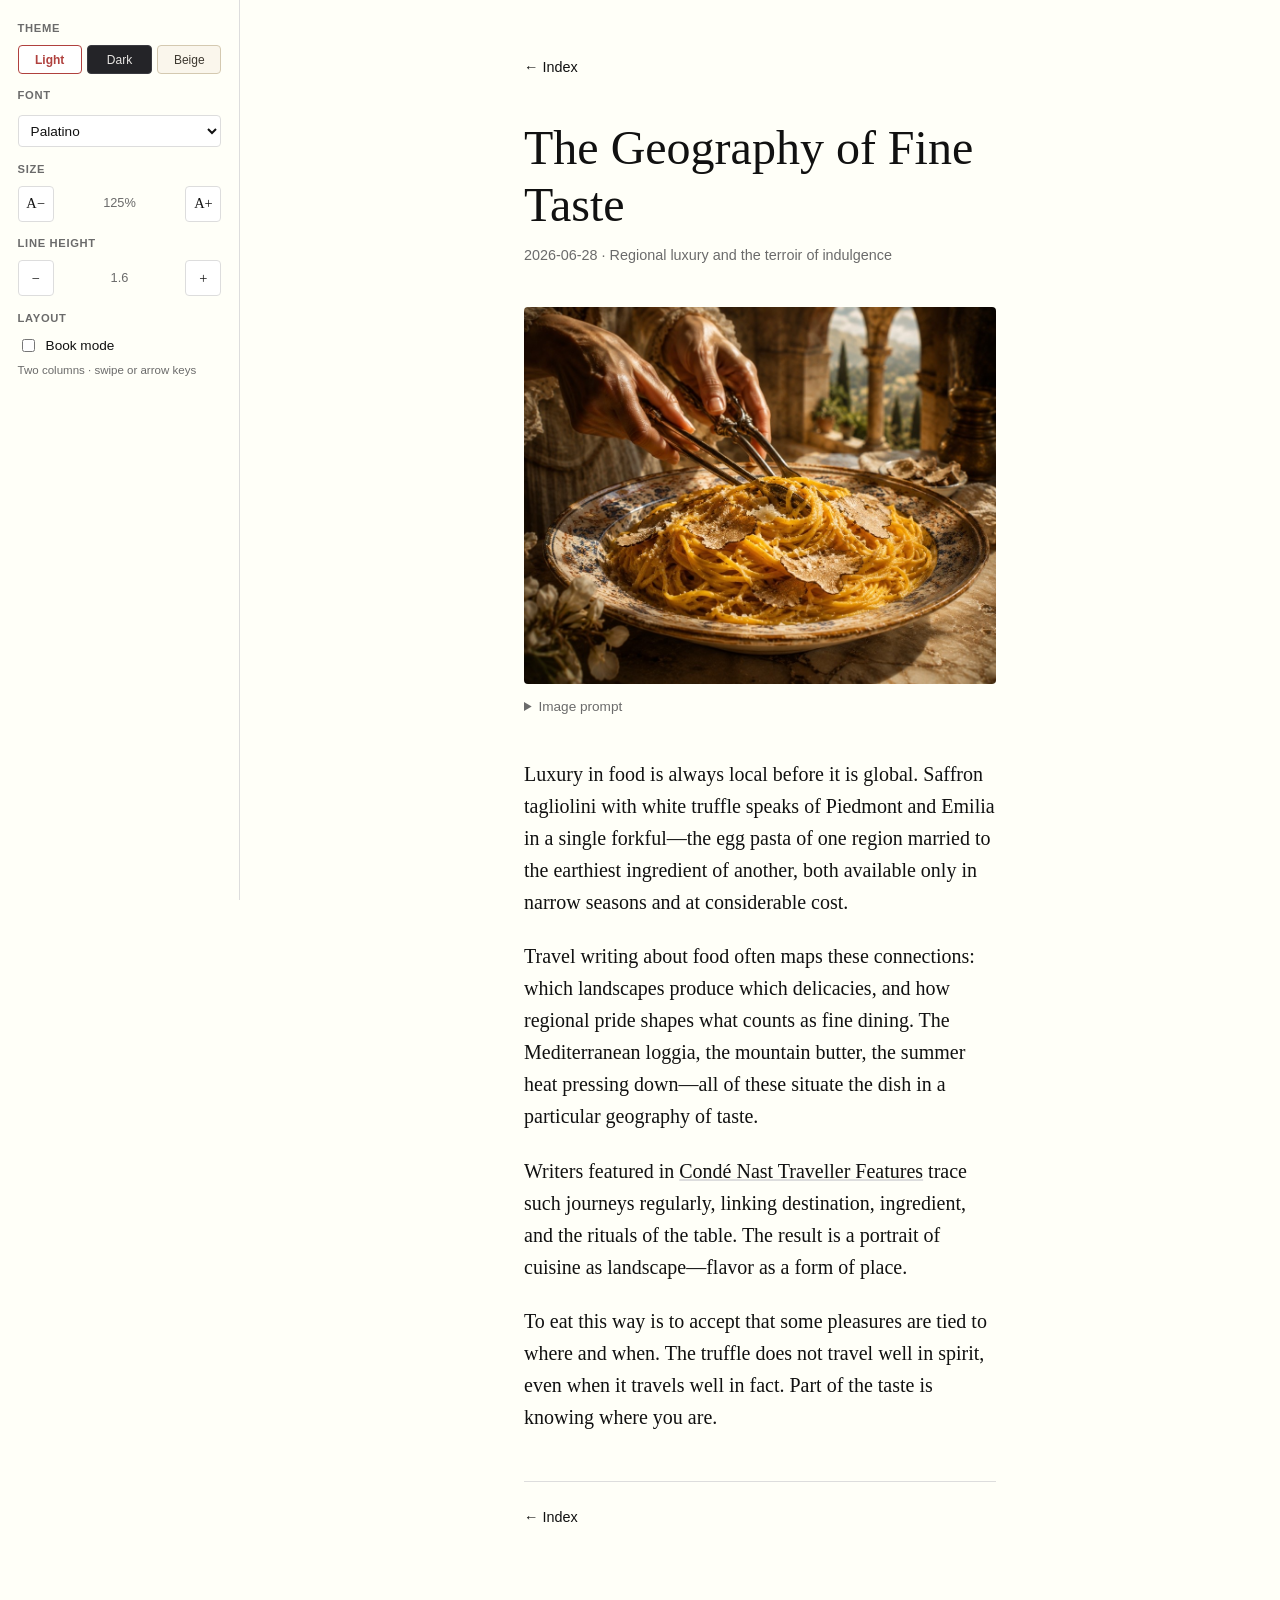
<file: articles/the-geography-of-fine-taste.html>
<!DOCTYPE html>
<html lang="en">
<head>
  <meta charset="UTF-8">
  <meta name="viewport" content="width=device-width, initial-scale=1.0">
  <title>The Geography of Fine Taste · Story Reader</title>
  <link rel="stylesheet" href="../css/style.css">
</head>
<body>
  <article>
    <nav class="back-link"><a href="../index.html">&larr; Index</a></nav>

    <header>
      <h1>The Geography of Fine Taste</h1>
      <p class="byline">2026-06-28 &middot; Regional luxury and the terroir of indulgence</p>
    </header>

    <figure class="article-art" data-image-slug="the-geography-of-fine-taste">
      <p class="article-art-prompt">A luxurious plate of handmade saffron tagliolini infused with white truffle shavings, set in an opulent but suffocatingly warm Mediterranean stone loggia. The air feels heavy, thick with summer heat and shimmering golden light. Two elongated, pale hands shaped like figures from a Rembrandt or Chardin painting enter the frame from the top left, using long silver tongs to gently twirl the pasta. The dish highlights the silky, yellow egg ribbons coated in an emulsion of melted mountain butter and coarse sea salt, topped with paper-thin, marbled truffle rounds.</p>
    </figure>

    <p>Luxury in food is always local before it is global. Saffron tagliolini with white truffle speaks of Piedmont and Emilia in a single forkful—the egg pasta of one region married to the earthiest ingredient of another, both available only in narrow seasons and at considerable cost.</p>

    <p>Travel writing about food often maps these connections: which landscapes produce which delicacies, and how regional pride shapes what counts as fine dining. The Mediterranean loggia, the mountain butter, the summer heat pressing down—all of these situate the dish in a particular geography of taste.</p>

    <p>Writers featured in <a href="https://www.instagram.com/rosalynwikeley/">Condé Nast Traveller Features</a> trace such journeys regularly, linking destination, ingredient, and the rituals of the table. The result is a portrait of cuisine as landscape—flavor as a form of place.</p>

    <p>To eat this way is to accept that some pleasures are tied to where and when. The truffle does not travel well in spirit, even when it travels well in fact. Part of the taste is knowing where you are.</p>

    <nav class="back-link"><a href="../index.html">&larr; Index</a></nav>
  </article>
  <script src="../js/reader.js" defer></script>
</body>
</html>
</file>
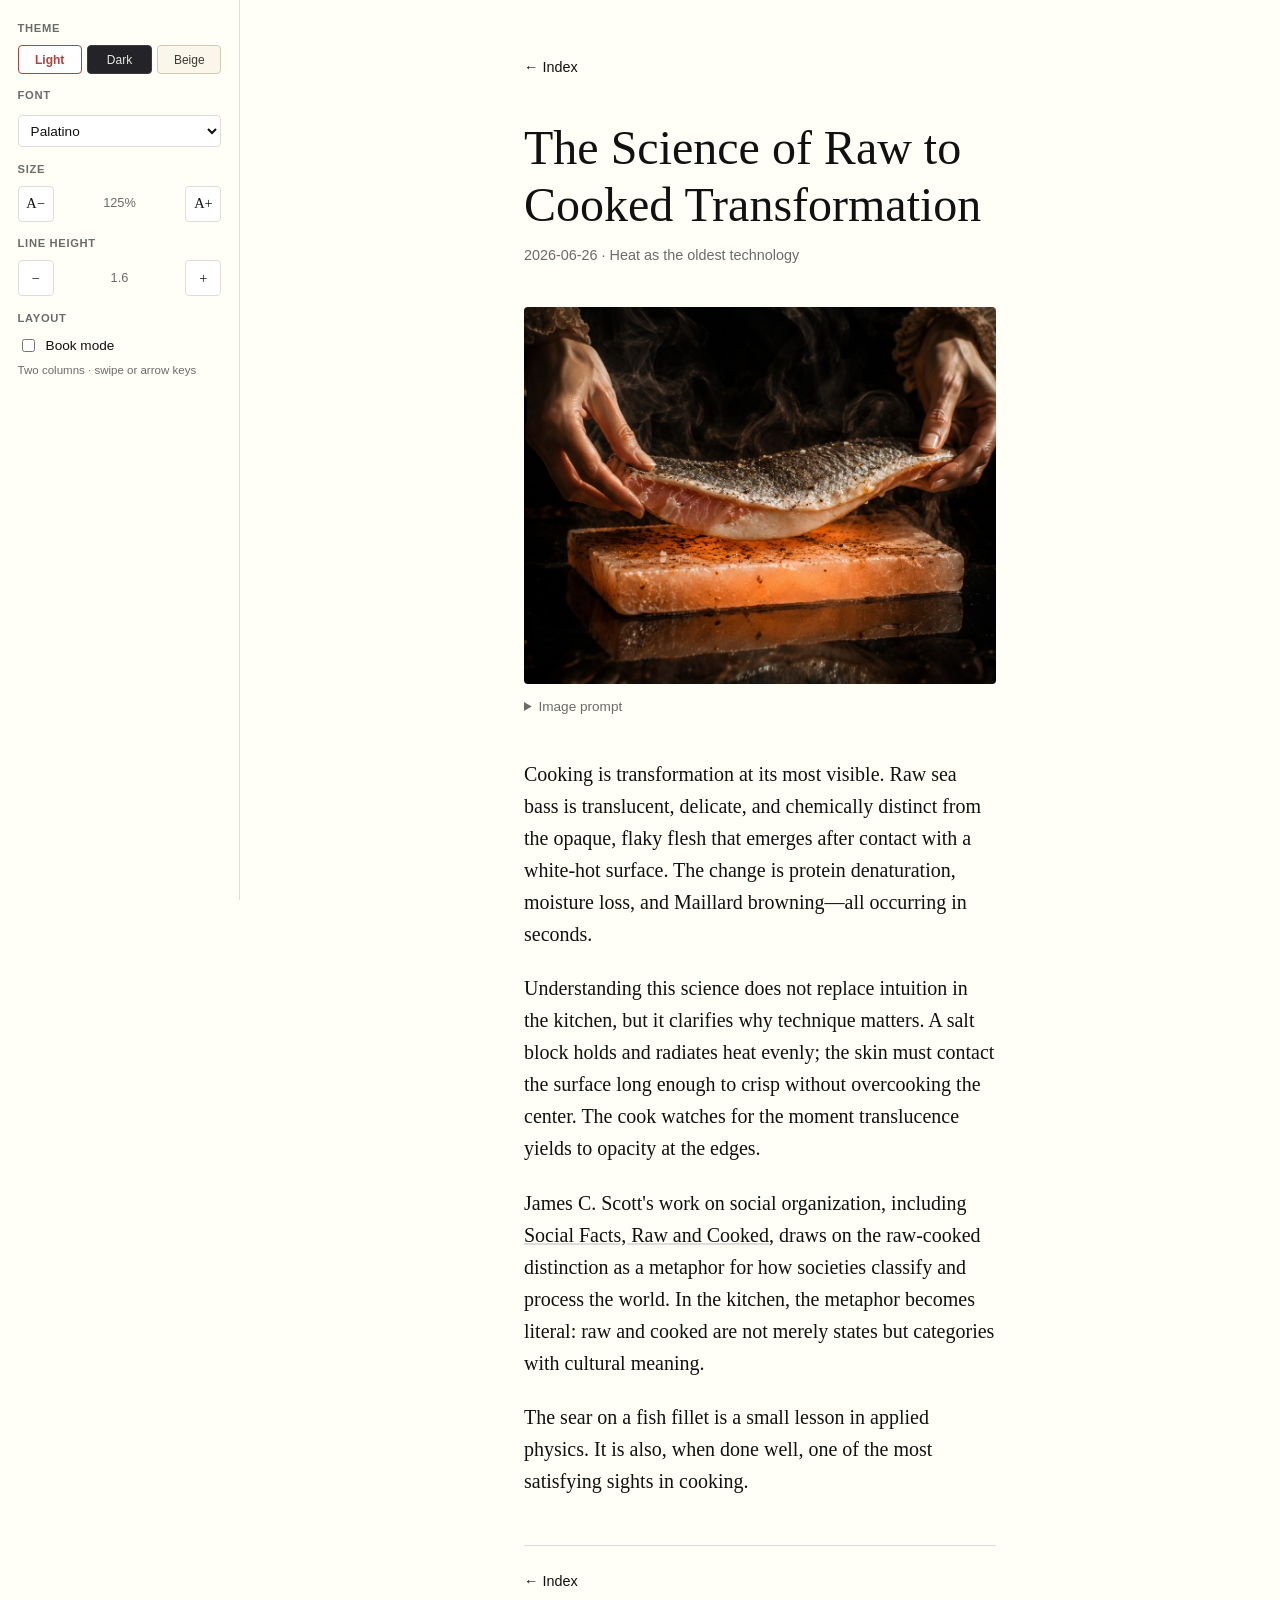
<file: articles/the-science-of-raw-to-cooked-transformation.html>
<!DOCTYPE html>
<html lang="en">
<head>
  <meta charset="UTF-8">
  <meta name="viewport" content="width=device-width, initial-scale=1.0">
  <title>The Science of Raw to Cooked Transformation · Story Reader</title>
  <link rel="stylesheet" href="../css/style.css">
</head>
<body>
  <article>
    <nav class="back-link"><a href="../index.html">&larr; Index</a></nav>

    <header>
      <h1>The Science of Raw to Cooked Transformation</h1>
      <p class="byline">2026-06-26 &middot; Heat as the oldest technology</p>
    </header>

    <figure class="article-art" data-image-slug="the-science-of-raw-to-cooked-transformation">
      <p class="article-art-prompt">A stark studio food shot capturing a pristine sea bass fillet being hot-seared on a white-hot salt block. Waves of heavy thermal heat rise directly off the translucent pink flesh of the fish, causing visible ambient warping. At the bottom edge of the frame, two delicate, pale hands rendered in a dramatic, dark Baroque aesthetic slowly lower the fish onto the block. The fish is the absolute star, showing the transition from translucent raw flesh to opaque, flaky white meat with crispy, blistered silver skin curling from the intense heat.</p>
    </figure>

    <p>Cooking is transformation at its most visible. Raw sea bass is translucent, delicate, and chemically distinct from the opaque, flaky flesh that emerges after contact with a white-hot surface. The change is protein denaturation, moisture loss, and Maillard browning—all occurring in seconds.</p>

    <p>Understanding this science does not replace intuition in the kitchen, but it clarifies why technique matters. A salt block holds and radiates heat evenly; the skin must contact the surface long enough to crisp without overcooking the center. The cook watches for the moment translucence yields to opacity at the edges.</p>

    <p>James C. Scott's work on social organization, including <a href="https://theanarchistlibrary.org/library/james-c-scott-seeing-like-a-state">Social Facts, Raw and Cooked</a>, draws on the raw-cooked distinction as a metaphor for how societies classify and process the world. In the kitchen, the metaphor becomes literal: raw and cooked are not merely states but categories with cultural meaning.</p>

    <p>The sear on a fish fillet is a small lesson in applied physics. It is also, when done well, one of the most satisfying sights in cooking.</p>

    <nav class="back-link"><a href="../index.html">&larr; Index</a></nav>
  </article>
  <script src="../js/reader.js" defer></script>
</body>
</html>
</file>
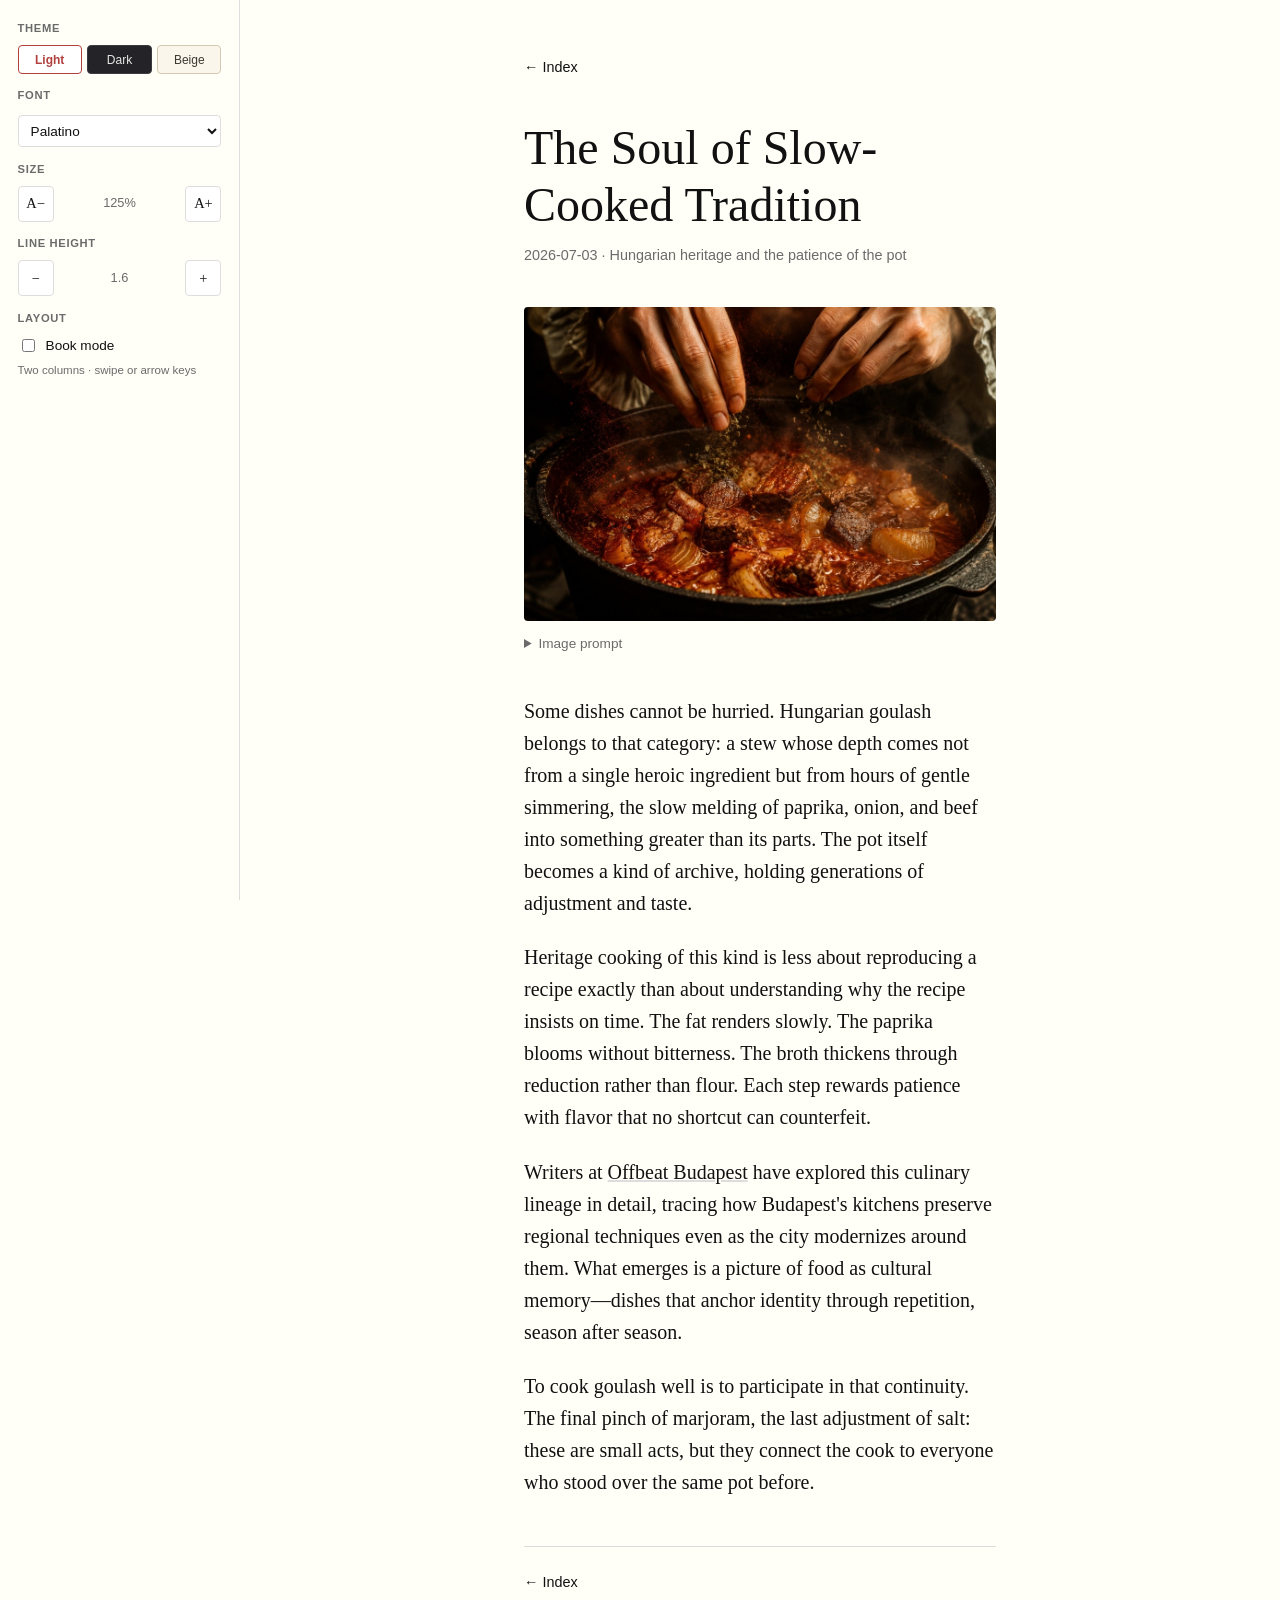
<file: articles/the-soul-of-slow-cooked-tradition.html>
<!DOCTYPE html>
<html lang="en">
<head>
  <meta charset="UTF-8">
  <meta name="viewport" content="width=device-width, initial-scale=1.0">
  <title>The Soul of Slow-Cooked Tradition · Story Reader</title>
  <link rel="stylesheet" href="../css/style.css">
</head>
<body>
  <article>
    <nav class="back-link"><a href="../index.html">&larr; Index</a></nav>

    <header>
      <h1>The Soul of Slow-Cooked Tradition</h1>
      <p class="byline">2026-07-03 &middot; Hungarian heritage and the patience of the pot</p>
    </header>

    <figure class="article-art" data-image-slug="the-soul-of-slow-cooked-tradition">
      <p class="article-art-prompt">A hyper-realistic close-up of a deep, bubbling Hungarian Goulash inside a heavy, blackened cast-iron pot. The scene is intensely hot, filled with thick, visible heat haze and swirling steam carrying particles of bright red paprika. Slightly entering the frame from the upper edge, two pale, elegant hands rendered in a dramatic Baroque style—with elongated, tapered fingers, deep chiaroscuro shadows, and visible veins—gently hover as if dusting a final pinch of wild marjoram over the stew. The dish perfectly highlights tender chunks of marbled beef, glistening pork fat lardons, and charred sweet onions emerging from a rich, crimson broth.</p>
    </figure>

    <p>Some dishes cannot be hurried. Hungarian goulash belongs to that category: a stew whose depth comes not from a single heroic ingredient but from hours of gentle simmering, the slow melding of paprika, onion, and beef into something greater than its parts. The pot itself becomes a kind of archive, holding generations of adjustment and taste.</p>

    <p>Heritage cooking of this kind is less about reproducing a recipe exactly than about understanding why the recipe insists on time. The fat renders slowly. The paprika blooms without bitterness. The broth thickens through reduction rather than flour. Each step rewards patience with flavor that no shortcut can counterfeit.</p>

    <p>Writers at <a href="https://www.instagram.com/offbeatbudapest/">Offbeat Budapest</a> have explored this culinary lineage in detail, tracing how Budapest's kitchens preserve regional techniques even as the city modernizes around them. What emerges is a picture of food as cultural memory—dishes that anchor identity through repetition, season after season.</p>

    <p>To cook goulash well is to participate in that continuity. The final pinch of marjoram, the last adjustment of salt: these are small acts, but they connect the cook to everyone who stood over the same pot before.</p>

    <nav class="back-link"><a href="../index.html">&larr; Index</a></nav>
  </article>
  <script src="../js/reader.js" defer></script>
</body>
</html>
</file>
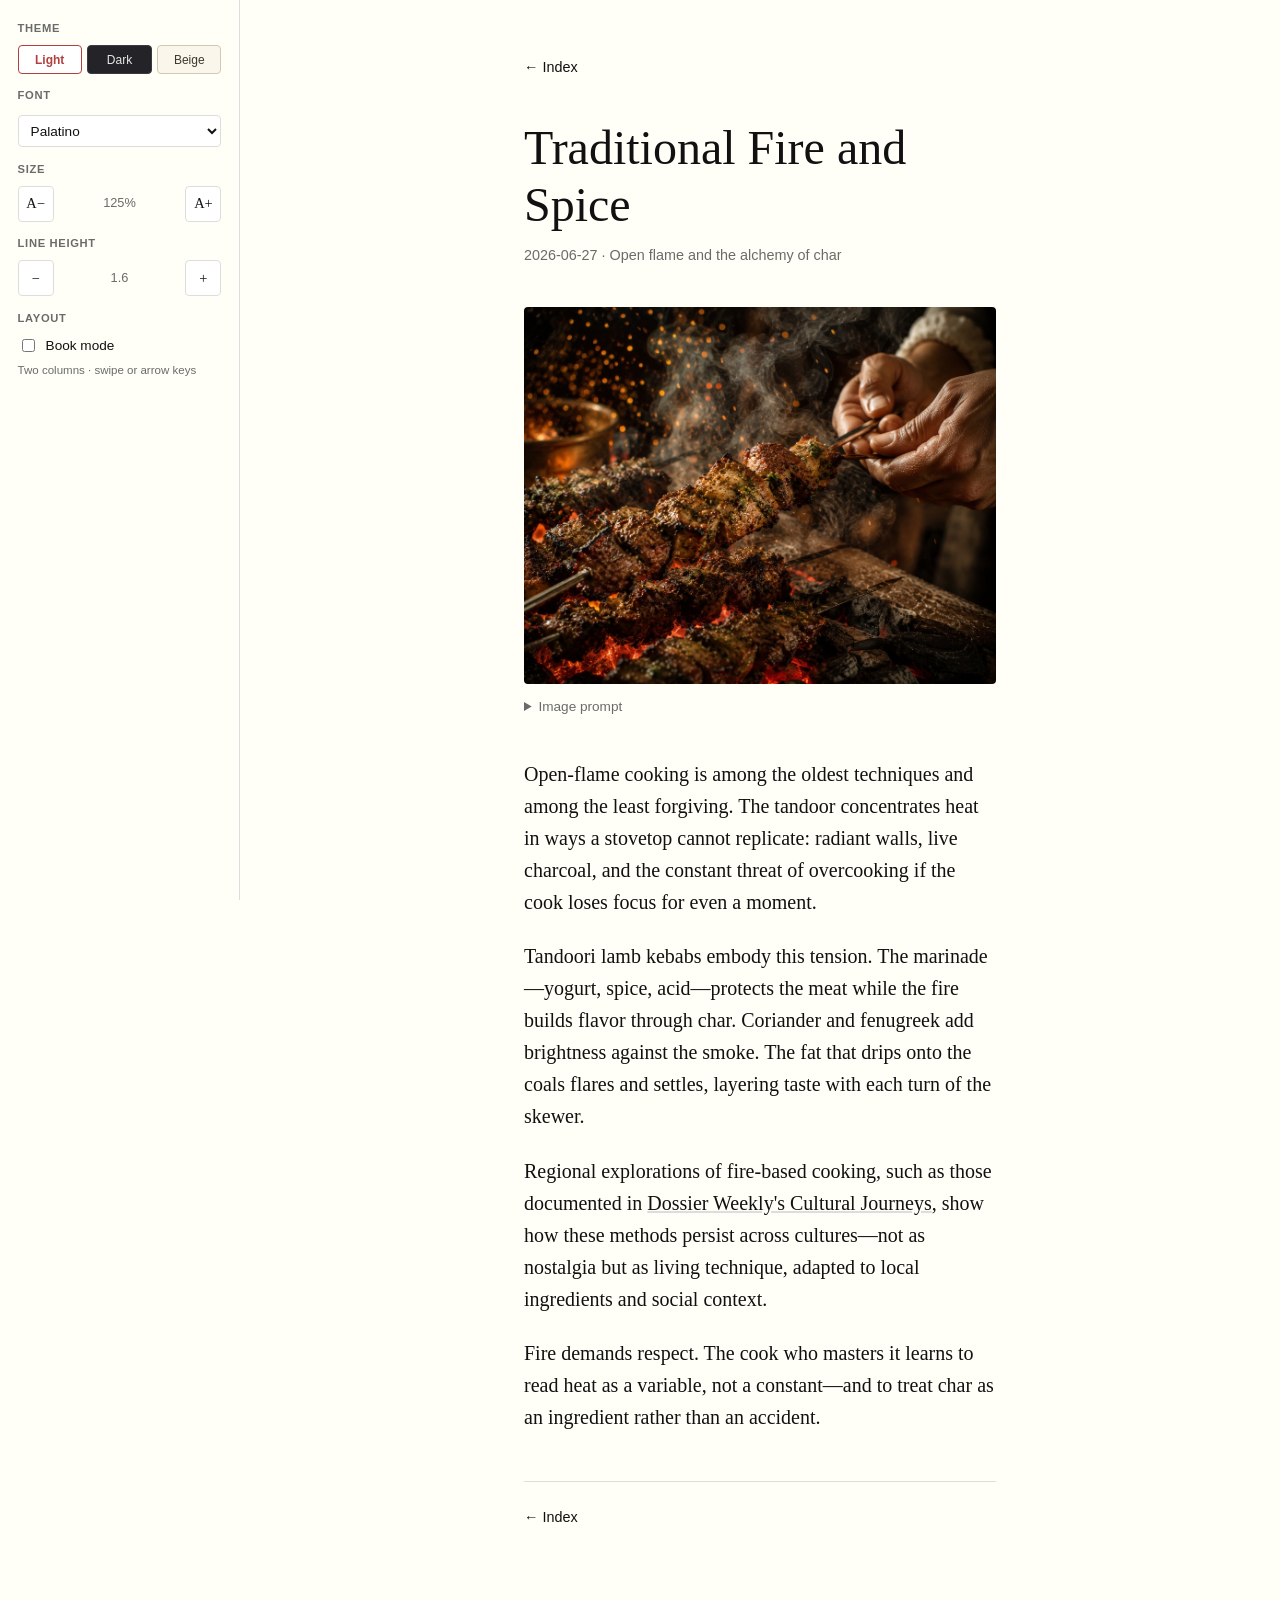
<file: articles/traditional-fire-and-spice.html>
<!DOCTYPE html>
<html lang="en">
<head>
  <meta charset="UTF-8">
  <meta name="viewport" content="width=device-width, initial-scale=1.0">
  <title>Traditional Fire and Spice · Story Reader</title>
  <link rel="stylesheet" href="../css/style.css">
</head>
<body>
  <article>
    <nav class="back-link"><a href="../index.html">&larr; Index</a></nav>

    <header>
      <h1>Traditional Fire and Spice</h1>
      <p class="byline">2026-06-27 &middot; Open flame and the alchemy of char</p>
    </header>

    <figure class="article-art" data-image-slug="traditional-fire-and-spice">
      <p class="article-art-prompt">A vibrant, sizzling assortment of traditional tandoori lamb kebabs laid over a burning bed of natural charcoal. The environment is blindingly hot, with bright amber sparks and thick, white-hot smoke filling the air. Slightly entering the frame from the right, a pair of hands with expressive, classical Baroque gestures and deep shadow contrast holds a thin steel skewer. The meat is intensely rendered: heavily charred on the edges, dripping with spicy rendered fat, and encrusted with crushed coriander seeds and bright green fenugreek leaves.</p>
    </figure>

    <p>Open-flame cooking is among the oldest techniques and among the least forgiving. The tandoor concentrates heat in ways a stovetop cannot replicate: radiant walls, live charcoal, and the constant threat of overcooking if the cook loses focus for even a moment.</p>

    <p>Tandoori lamb kebabs embody this tension. The marinade—yogurt, spice, acid—protects the meat while the fire builds flavor through char. Coriander and fenugreek add brightness against the smoke. The fat that drips onto the coals flares and settles, layering taste with each turn of the skewer.</p>

    <p>Regional explorations of fire-based cooking, such as those documented in <a href="https://www.instagram.com/pankaj_anand/">Dossier Weekly's Cultural Journeys</a>, show how these methods persist across cultures—not as nostalgia but as living technique, adapted to local ingredients and social context.</p>

    <p>Fire demands respect. The cook who masters it learns to read heat as a variable, not a constant—and to treat char as an ingredient rather than an accident.</p>

    <nav class="back-link"><a href="../index.html">&larr; Index</a></nav>
  </article>
  <script src="../js/reader.js" defer></script>
</body>
</html>
</file>
<file: css/style.css>
/*
  Story Reader base styles.
  Typography approach follows https://edwardtufte.github.io/tufte-css/ :
  a single readable serif measure, generous line-height, minimal chrome.

  All tunable values live in :root as custom properties. This is the
  theming surface for future dynamic font/scale/color controls — change
  values here (or via JS setting them on :root) rather than adding new
  hardcoded styles in article or index markup.
*/

:root {
  --font-serif: Palatino, "Palatino Linotype", "Book Antiqua", Georgia, serif;
  --font-sans: -apple-system, "Gill Sans", "Gill Sans MT", Calibri, sans-serif;

  --font-size-base: 1.25rem;
  --line-height-base: 1.6;
  --measure: 38em;
}

* {
  box-sizing: border-box;
}

html {
  background: var(--color-bg);
  transition: background-color 0.2s ease;
}

body {
  font-family: var(--font-serif);
  font-size: var(--font-size-base);
  line-height: var(--line-height-base);
  background: var(--color-bg);
  color: var(--color-text);
  max-width: var(--measure);
  margin: 0 auto;
  padding: 3.5rem 1.5rem 6rem;
  transition: background-color 0.2s ease, color 0.2s ease;
}

h1, h2, h3 {
  font-weight: 400;
  line-height: 1.2;
  color: var(--color-text);
}

h1 {
  font-size: 3rem;
  margin-bottom: 0.2em;
}

h2 {
  font-size: 1.7rem;
  margin-top: 2.5em;
}

p {
  margin: 1.4rem 0;
}

a {
  color: var(--color-link);
  text-decoration-color: var(--color-rule);
}

a:hover {
  color: var(--color-accent);
}

/* Site header, index page */

.site-header {
  margin-bottom: 3.5rem;
  padding-bottom: 1.5rem;
  border-bottom: 1px solid var(--color-rule);
}

.site-header h1 {
  margin-bottom: 0.1em;
}

.tagline {
  font-family: var(--font-sans);
  color: var(--color-muted);
  margin-top: 0;
}

body.index-page {
  max-width: 72rem;
  padding: 2.5rem clamp(1.25rem, 4vw, 3rem) 5rem;
}

.site-header--index {
  text-align: center;
  margin-bottom: clamp(3rem, 6vw, 4.5rem);
  padding-bottom: clamp(2rem, 4vw, 3rem);
  border-bottom: 1px solid var(--color-rule);
}

.site-kicker {
  font-family: var(--font-sans);
  font-size: 0.72rem;
  font-weight: 600;
  letter-spacing: 0.18em;
  text-transform: uppercase;
  color: var(--color-accent);
  margin: 0 0 1.25rem;
}

.site-header--index h1 {
  font-size: clamp(2.75rem, 7vw, 4.75rem);
  letter-spacing: -0.025em;
  margin-bottom: 0.35em;
}

.site-header--index .tagline {
  font-size: 1.05rem;
  letter-spacing: 0.01em;
}

.article-list {
  list-style: none;
  padding: 0;
  margin: 0;
  display: grid;
  gap: clamp(2.5rem, 5vw, 3.5rem) clamp(1.5rem, 3vw, 2.5rem);
}

.article-list li {
  margin: 0;
}

.article-card {
  display: block;
  height: 100%;
  text-decoration: none;
  color: inherit;
}

.article-card:hover .article-title {
  color: var(--color-accent);
}

.article-thumb-wrap {
  display: none;
  overflow: hidden;
  border-radius: 0.4rem;
  background: var(--color-surface);
  box-shadow: 0 16px 48px var(--color-book-shadow);
}

.article-card--has-thumb .article-thumb-wrap {
  display: block;
}

.article-thumb {
  width: 100%;
  height: 100%;
  object-fit: cover;
  display: block;
  transition: transform 0.65s cubic-bezier(0.22, 1, 0.36, 1);
}

.article-card--has-thumb:hover .article-thumb {
  transform: scale(1.045);
}

.article-card-body {
  display: flex;
  flex-direction: column;
}

.article-title {
  display: block;
  font-size: clamp(1.35rem, 2.5vw, 1.75rem);
  line-height: 1.2;
  color: var(--color-link);
  margin: 0 0 0.65rem;
  transition: color 0.2s ease;
}

.article-card .excerpt {
  display: block;
  color: var(--color-muted);
  margin: 0;
  line-height: 1.55;
}

.article-card .meta {
  display: block;
  order: -1;
  font-family: var(--font-sans);
  font-size: 0.7rem;
  font-weight: 600;
  color: var(--color-muted);
  letter-spacing: 0.14em;
  text-transform: uppercase;
  margin: 0 0 0.75rem;
}

/* Featured lead story */
.article-list > li:first-child {
  padding-bottom: clamp(0.5rem, 2vw, 1.5rem);
  border-bottom: 1px solid var(--color-rule);
}

.article-list > li:first-child .article-card--has-thumb .article-thumb-wrap {
  aspect-ratio: 2.2 / 1;
  margin-bottom: 1.75rem;
}

@media (min-width: 900px) {
  .article-list > li:first-child .article-card--has-thumb .article-thumb-wrap {
    width: calc(100% + clamp(3rem, 10vw, 8rem));
    margin-left: calc(-0.5 * clamp(3rem, 10vw, 8rem));
    margin-right: calc(-0.5 * clamp(3rem, 10vw, 8rem));
    border-radius: 0.2rem;
  }
}

.article-list > li:first-child .article-title {
  font-size: clamp(2rem, 4.5vw, 3.25rem);
  line-height: 1.12;
  max-width: 16em;
}

.article-list > li:first-child .excerpt {
  font-size: clamp(1.05rem, 1.8vw, 1.2rem);
  max-width: 38em;
  margin-top: 0.15rem;
}

/* Grid cards with hero images */
.article-list > li:not(:first-child) .article-card--has-thumb .article-thumb-wrap {
  aspect-ratio: 3 / 2;
  margin-bottom: 1.35rem;
}

/* Text-only cards (no hero image yet) */
.article-card:not(.article-card--has-thumb) {
  padding: clamp(1.5rem, 3vw, 2rem);
  background: var(--color-surface);
  border: 1px solid var(--color-rule);
  border-radius: 0.4rem;
  border-top: 3px solid var(--color-accent);
  min-height: 100%;
}

.article-card:not(.article-card--has-thumb) .article-title {
  font-size: clamp(1.25rem, 2vw, 1.55rem);
}

@media (min-width: 720px) {
  .article-list {
    grid-template-columns: repeat(2, minmax(0, 1fr));
  }

  .article-list > li:first-child {
    grid-column: 1 / -1;
  }
}

/* Article page */

.back-link {
  font-family: var(--font-sans);
  font-size: 0.9rem;
}

.back-link a {
  text-decoration: none;
}

article header {
  margin: 2rem 0 2.5rem;
}

.byline {
  font-family: var(--font-sans);
  font-size: 0.9rem;
  color: var(--color-muted);
  margin-top: 0.3em;
}

article > .back-link:last-of-type {
  margin-top: 3rem;
  padding-top: 1.5rem;
  border-top: 1px solid var(--color-rule);
}

/* ── Article art (hero image or prompt card) ─────────────────── */

.article-art {
  margin: 2rem 0 2.5rem;
}

.article-art-img {
  display: block;
  width: 100%;
  height: auto;
  border-radius: 0.25rem;
}

.article-art-card {
  padding: 1.1rem 1.25rem;
  border: 1px solid var(--color-rule);
  border-radius: 0.35rem;
  background: var(--color-surface);
}

.article-art-label {
  font-family: var(--font-sans);
  font-size: 0.7rem;
  font-weight: 600;
  letter-spacing: 0.06em;
  text-transform: uppercase;
  color: var(--color-muted);
  margin: 0 0 0.65rem;
}

.article-art-prompt {
  font-family: var(--font-sans);
  font-size: 0.85rem;
  line-height: 1.55;
  color: var(--color-muted);
  margin: 0 0 0.85rem;
}

.article-art-copy {
  padding: 0.4rem 0.75rem;
  border: 1px solid var(--color-rule);
  border-radius: 0.25rem;
  background: var(--color-bg);
  color: var(--color-text);
  font-family: var(--font-sans);
  font-size: 0.8rem;
  cursor: pointer;
  transition: border-color 0.15s, color 0.15s;
}

.article-art-copy:hover:not(:disabled) {
  border-color: var(--color-accent);
  color: var(--color-accent);
}

.article-art-copy:disabled {
  opacity: 0.7;
  cursor: default;
}

.article-art-details {
  margin-top: 0.75rem;
  font-family: var(--font-sans);
  font-size: 0.85rem;
}

.article-art-details summary {
  cursor: pointer;
  color: var(--color-muted);
}

.article-art-details summary:hover {
  color: var(--color-accent);
}

.article-art-details .article-art-prompt {
  margin-top: 0.65rem;
}

/* ── Color themes ─────────────────────────────────────────────── */

:root,
[data-theme="light"] {
  --color-bg: #fffff8;
  --color-text: #111111;
  --color-muted: #6b6b6b;
  --color-link: #111111;
  --color-accent: #b0413e;
  --color-rule: #dddddd;
  --color-surface: #ffffff;
  --color-controls-bg: rgba(255, 255, 248, 0.94);
  --color-controls-border: #dddddd;
  --color-book-shadow: rgba(0, 0, 0, 0.12);
  --color-book-spine: #cccccc;
}

[data-theme="dark"] {
  color-scheme: dark;
  --color-bg: #1a1a1e;
  --color-text: #e8e6e3;
  --color-muted: #9a9690;
  --color-link: #e8e6e3;
  --color-accent: #e07a5f;
  --color-rule: #3a3a40;
  --color-surface: #242428;
  --color-controls-bg: rgba(26, 26, 30, 0.96);
  --color-controls-border: #3a3a40;
  --color-book-shadow: rgba(0, 0, 0, 0.45);
  --color-book-spine: #2e2e34;
}

[data-theme="beige"] {
  --color-bg: #f4ecd8;
  --color-text: #3d3830;
  --color-muted: #7a7268;
  --color-link: #3d3830;
  --color-accent: #9c4a3c;
  --color-rule: #d4c9b0;
  --color-surface: #faf6ec;
  --color-controls-bg: rgba(244, 236, 216, 0.96);
  --color-controls-border: #d4c9b0;
  --color-book-shadow: rgba(61, 56, 48, 0.14);
  --color-book-spine: #c9bc9e;
}

/* ── Reader page layout ───────────────────────────────────────── */

body.reader-page {
  position: relative;
}

/* ── Reading controls ─────────────────────────────────────────── */

.reader-controls {
  position: fixed;
  bottom: 1.5rem;
  right: 1.5rem;
  z-index: 100;
  font-family: var(--font-sans);
}

.reader-controls-toggle {
  display: flex;
  align-items: center;
  justify-content: center;
  width: 2.75rem;
  height: 2.75rem;
  border: 1px solid var(--color-controls-border);
  border-radius: 50%;
  background: var(--color-controls-bg);
  color: var(--color-text);
  cursor: pointer;
  font-size: 0.95rem;
  font-weight: 600;
  letter-spacing: -0.02em;
  box-shadow: 0 2px 12px var(--color-book-shadow);
  backdrop-filter: blur(8px);
  transition: color 0.15s, border-color 0.15s;
}

.reader-controls-toggle:hover {
  color: var(--color-accent);
  border-color: var(--color-accent);
}

.reader-controls-panel {
  position: absolute;
  bottom: calc(100% + 0.75rem);
  right: 0;
  width: 15rem;
  padding: 1rem 1.1rem;
  border: 1px solid var(--color-controls-border);
  border-radius: 0.5rem;
  background: var(--color-controls-bg);
  box-shadow: 0 4px 24px var(--color-book-shadow);
  backdrop-filter: blur(10px);
}

.reader-fieldset {
  border: none;
  margin: 0 0 0.85rem;
  padding: 0;
}

.reader-fieldset:last-child {
  margin-bottom: 0;
}

.reader-fieldset legend {
  font-size: 0.7rem;
  font-weight: 600;
  letter-spacing: 0.06em;
  text-transform: uppercase;
  color: var(--color-muted);
  margin-bottom: 0.45rem;
  padding: 0;
}

.reader-theme-group {
  display: flex;
  gap: 0.35rem;
}

.reader-theme-btn {
  flex: 1;
  padding: 0.4rem 0.25rem;
  border: 1px solid var(--color-rule);
  border-radius: 0.25rem;
  background: var(--color-surface);
  color: var(--color-text);
  font-family: var(--font-sans);
  font-size: 0.75rem;
  cursor: pointer;
  transition: border-color 0.15s, color 0.15s;
}

.reader-theme-btn:hover {
  border-color: var(--color-accent);
}

.reader-theme-btn[aria-pressed="true"] {
  border-color: var(--color-accent);
  color: var(--color-accent);
  font-weight: 600;
}

.reader-font-select {
  width: 100%;
  padding: 0.4rem 0.5rem;
  border: 1px solid var(--color-rule);
  border-radius: 0.25rem;
  background: var(--color-surface);
  color: var(--color-text);
  font-family: var(--font-sans);
  font-size: 0.85rem;
  cursor: pointer;
}

.reader-size-group {
  display: flex;
  align-items: center;
  gap: 0.5rem;
}

.reader-size-btn {
  flex: 0 0 auto;
  width: 2.25rem;
  height: 2.25rem;
  border: 1px solid var(--color-rule);
  border-radius: 0.25rem;
  background: var(--color-surface);
  color: var(--color-text);
  font-family: var(--font-serif);
  font-size: 0.9rem;
  cursor: pointer;
  transition: border-color 0.15s, color 0.15s;
}

.reader-size-btn:hover {
  border-color: var(--color-accent);
  color: var(--color-accent);
}

.reader-size-label {
  flex: 1;
  text-align: center;
  font-size: 0.8rem;
  color: var(--color-muted);
}

.reader-book-toggle {
  display: flex;
  align-items: center;
  gap: 0.5rem;
  font-size: 0.85rem;
  cursor: pointer;
}

.reader-book-toggle input {
  accent-color: var(--color-accent);
}

.reader-book-hint {
  margin: 0.35rem 0 0;
  font-size: 0.72rem;
  color: var(--color-muted);
  line-height: 1.4;
}

/* Fixed left panel at tablet/desktop widths */
@media (min-width: 768px) {
  :root {
    --reader-panel-width: 15rem;
  }

  body.reader-page:not(.book-mode) {
    padding-left: calc(var(--reader-panel-width) + 1.5rem);
  }

  body.reader-page.book-mode {
    padding-left: var(--reader-panel-width);
  }

  .reader-controls {
    position: fixed;
    top: 0;
    left: 0;
    bottom: 0;
    right: auto;
    width: var(--reader-panel-width);
    z-index: 100;
    padding: 1.25rem 1.1rem;
    padding-top: calc(1.25rem + env(safe-area-inset-top, 0px));
    padding-left: calc(1.1rem + env(safe-area-inset-left, 0px));
    border-right: 1px solid var(--color-controls-border);
    background: var(--color-controls-bg);
    backdrop-filter: blur(10px);
    overflow-y: auto;
  }

  .reader-controls-toggle {
    display: none;
  }

  .reader-controls-panel {
    position: static;
    display: block !important;
    width: 100%;
    padding: 0;
    border: none;
    border-radius: 0;
    background: transparent;
    box-shadow: none;
    backdrop-filter: none;
  }
}

/* ── Book mode (two-column layout) ───────────────────────────── */

html:has(body.book-mode) {
  overflow: hidden;
  height: 100%;
}

body.book-mode {
  max-width: none;
  padding: 0;
  height: 100vh;
  height: 100dvh;
  max-height: 100dvh;
  overflow: hidden;
  display: flex;
  flex-direction: column;
}

body.book-mode article {
  flex: 1;
  display: flex;
  flex-direction: column;
  max-width: none;
  margin: 0;
  padding: 0;
  min-height: 0;
}

body.book-mode .back-link {
  padding: 1rem 1.5rem;
  margin: 0;
  flex-shrink: 0;
}

body.book-mode article > .back-link:last-of-type {
  display: none;
}

/* Single-column layout when book mode is off */
body.reader-page:not(.book-mode) .book-view {
  display: none !important;
}

body.reader-page:not(.book-mode) .reader-content {
  display: block !important;
}

body.reader-page.book-mode .reader-content {
  display: none !important;
}

body.book-mode .book-view {
  flex: 1;
  display: grid;
  grid-template-columns: auto 1fr auto;
  grid-template-rows: minmax(0, 1fr);
  align-items: stretch;
  gap: 0;
  padding: 1rem 1.25rem 2.75rem;
  min-height: 0;
  overflow: hidden;
}

.book-spread {
  grid-column: 2;
  grid-row: 1;
  display: grid;
  grid-template-columns: 1fr 1fr;
  grid-template-rows: minmax(0, 1fr);
  gap: 0;
  max-width: 72rem;
  width: 100%;
  margin: 0 auto;
  min-height: 0;
  height: 100%;
  max-height: 100%;
  overflow: hidden;
  align-items: stretch;
}

.book-col {
  overflow: hidden;
  padding: 0 2rem;
  min-height: 0;
  height: 100%;
  max-height: 100%;
}

.book-col-left {
  padding-right: 2.5rem;
}

.book-col-right {
  padding-left: 2.5rem;
  border-left: 1px solid var(--color-rule);
}

.book-col header {
  margin: 0 0 1.5rem;
}

.book-col h1 {
  font-size: 2rem;
}

.book-col h2 {
  font-size: 1.4rem;
  margin-top: 1.75em;
}

.book-col p {
  margin: 1rem 0;
}

.book-nav {
  grid-row: 1;
  align-self: center;
  width: 2.25rem;
  height: 2.25rem;
  border: 1px solid var(--color-rule);
  border-radius: 50%;
  background: var(--color-controls-bg);
  color: var(--color-text);
  font-size: 1rem;
  line-height: 1;
  cursor: pointer;
  backdrop-filter: blur(6px);
  transition: border-color 0.15s, color 0.15s, opacity 0.15s;
}

.book-nav:hover:not(:disabled) {
  border-color: var(--color-accent);
  color: var(--color-accent);
}

.book-nav:disabled {
  opacity: 0.25;
  cursor: default;
}

.book-nav-prev {
  grid-column: 1;
  margin-right: 0.5rem;
}

.book-nav-next {
  grid-column: 3;
  margin-left: 0.5rem;
}

.book-page-indicator {
  position: fixed;
  bottom: 0;
  left: 0;
  right: 0;
  z-index: 10;
  text-align: center;
  font-family: var(--font-sans);
  font-size: 0.75rem;
  color: var(--color-muted);
  margin: 0;
  padding: 0.55rem 1rem calc(0.55rem + env(safe-area-inset-bottom, 0px));
  letter-spacing: 0.03em;
  background: var(--color-bg);
  border-top: 1px solid var(--color-rule);
  flex-shrink: 0;
}

.book-pagination-stash {
  position: absolute;
  visibility: hidden;
  pointer-events: none;
  left: -9999px;
}

/* Book mode only on larger screens — enforced in JS; hide fieldset via JS too */

@media (max-width: 899px) {
  .reader-book-fieldset {
    display: none;
  }

  body.book-mode .book-view {
    display: none;
  }
}
</file>
